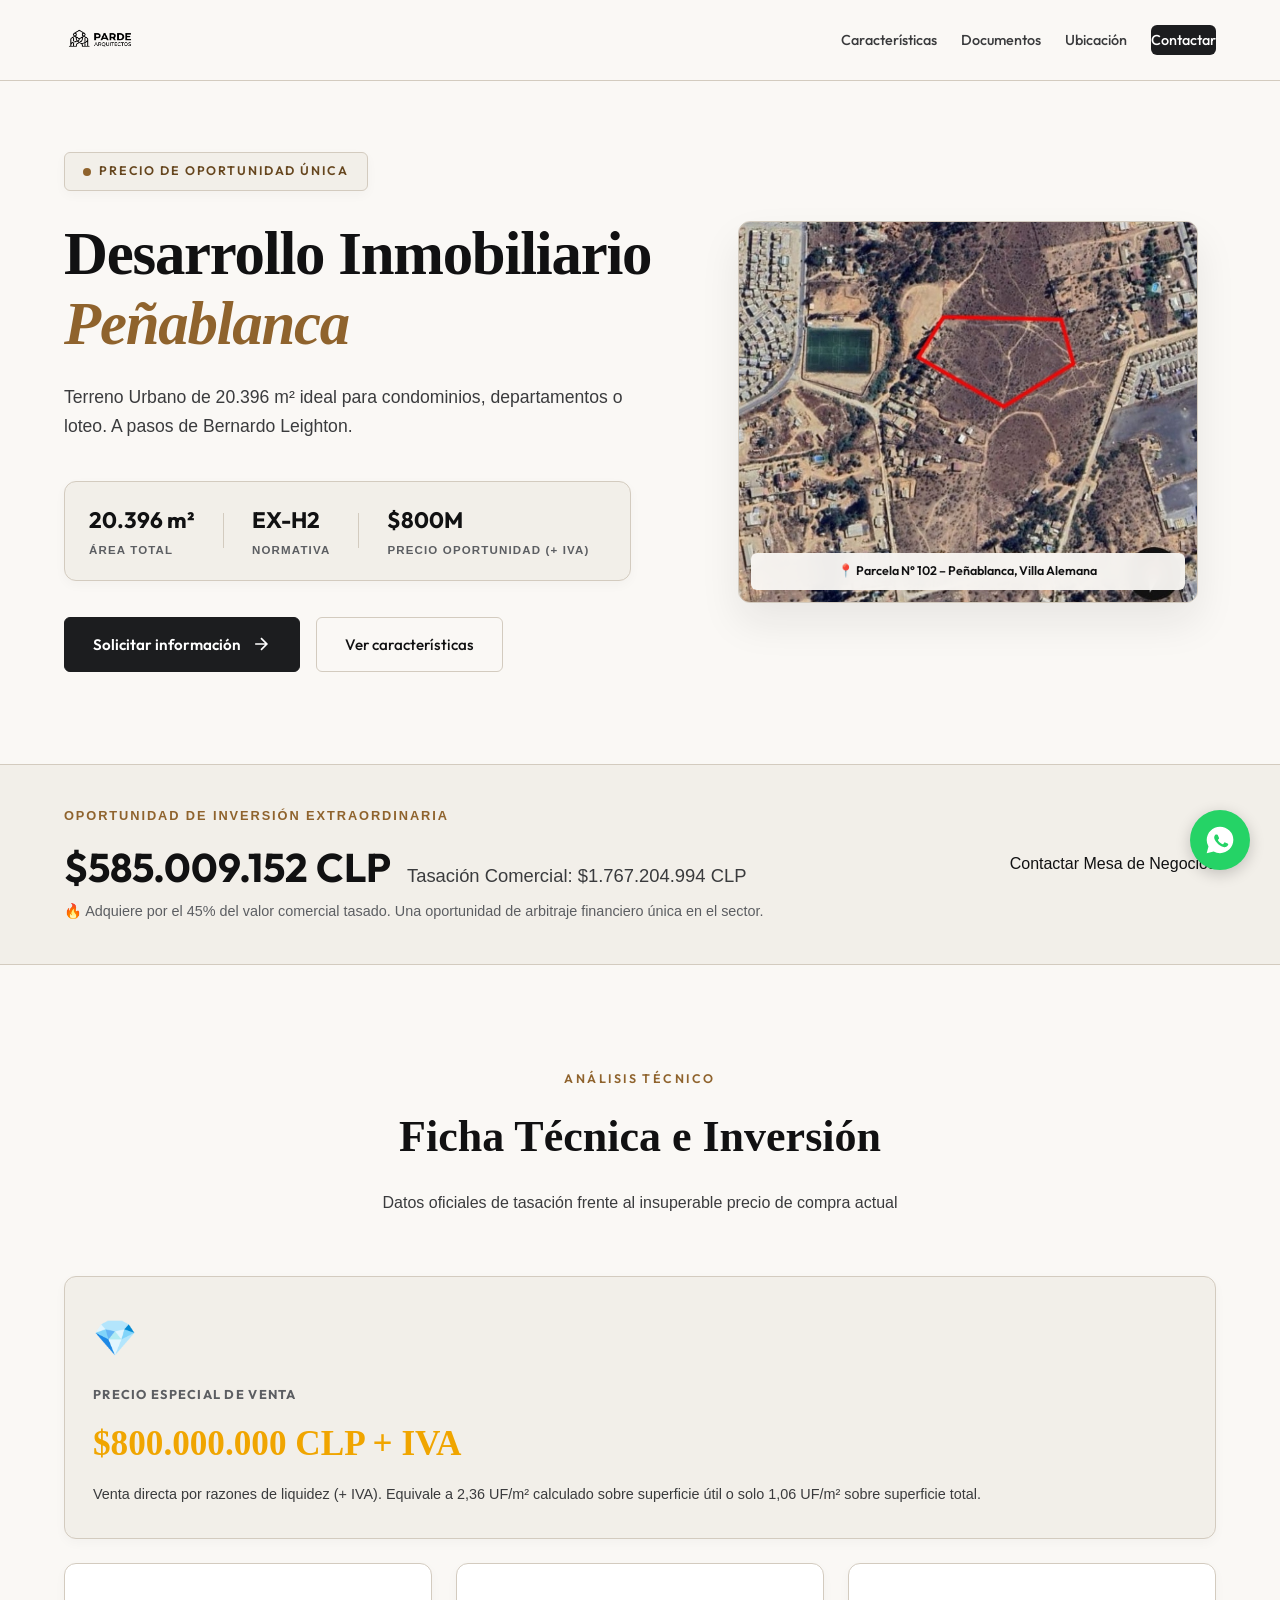
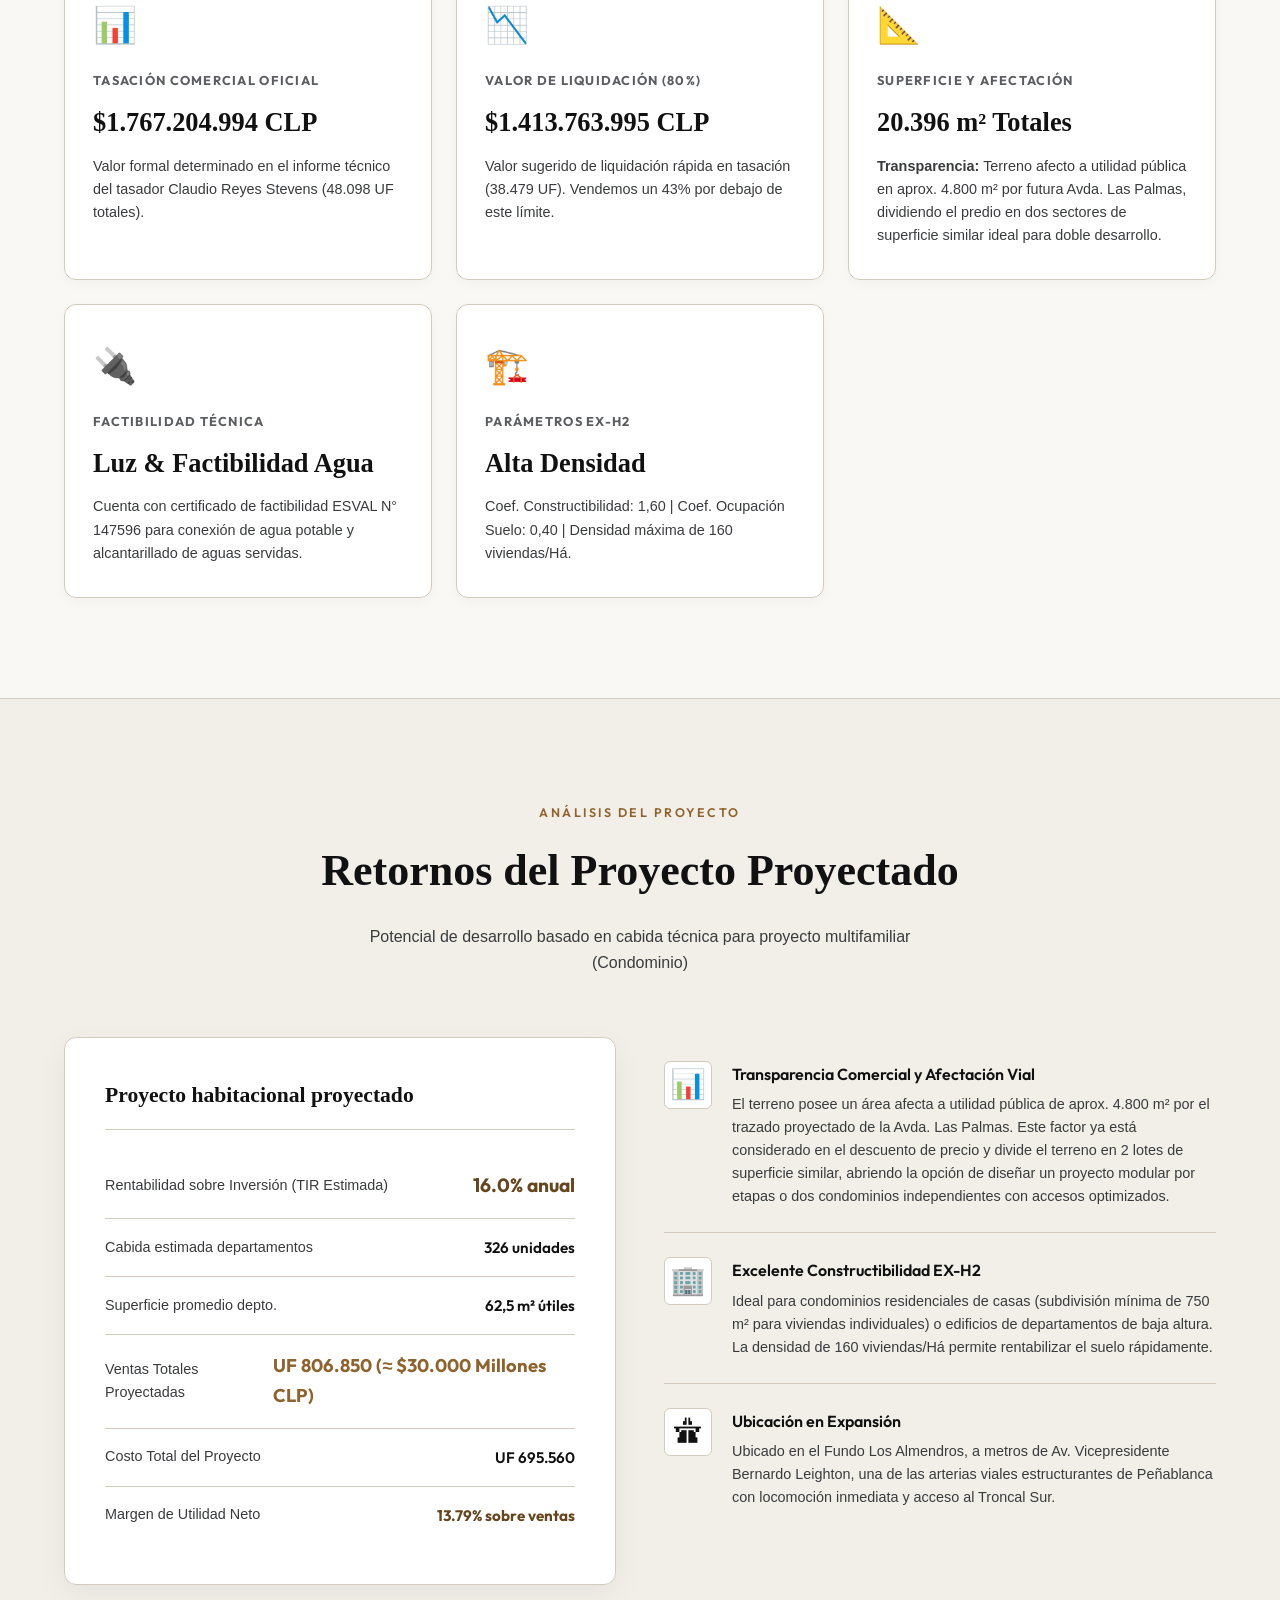
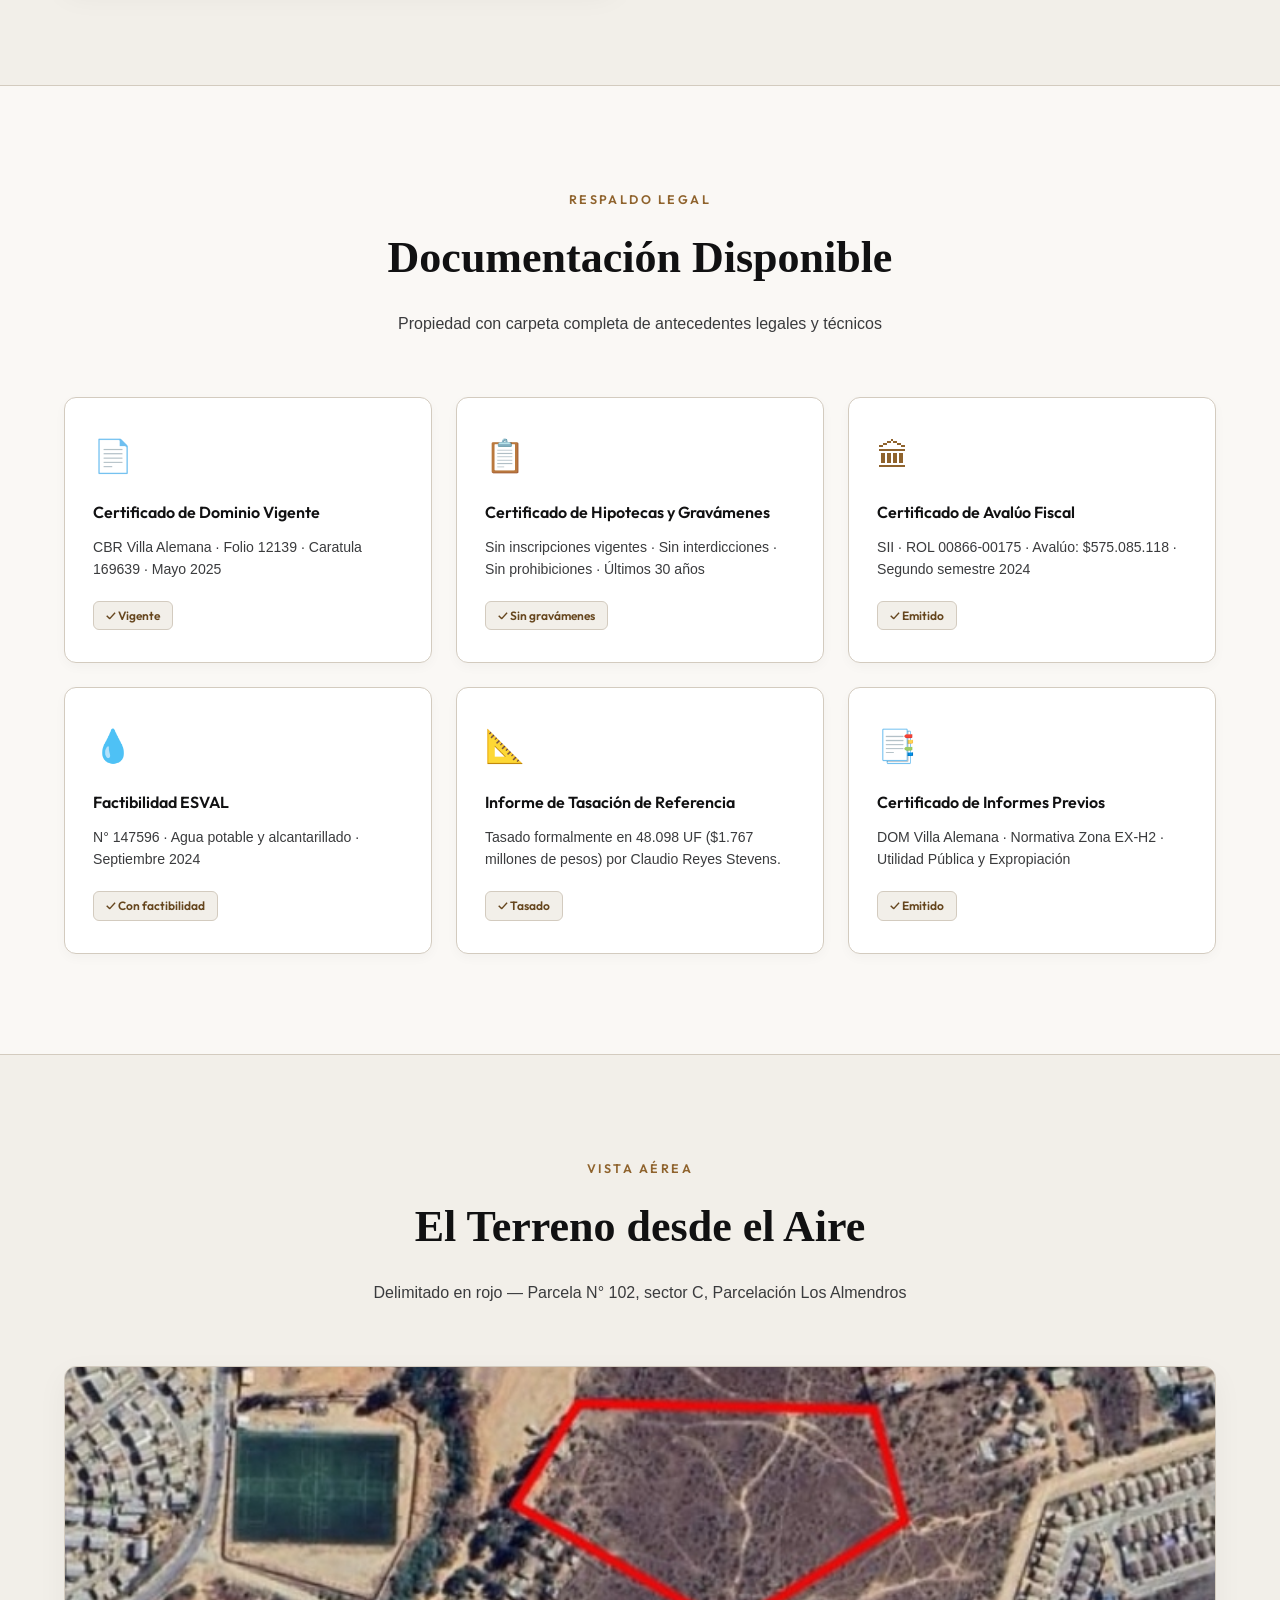
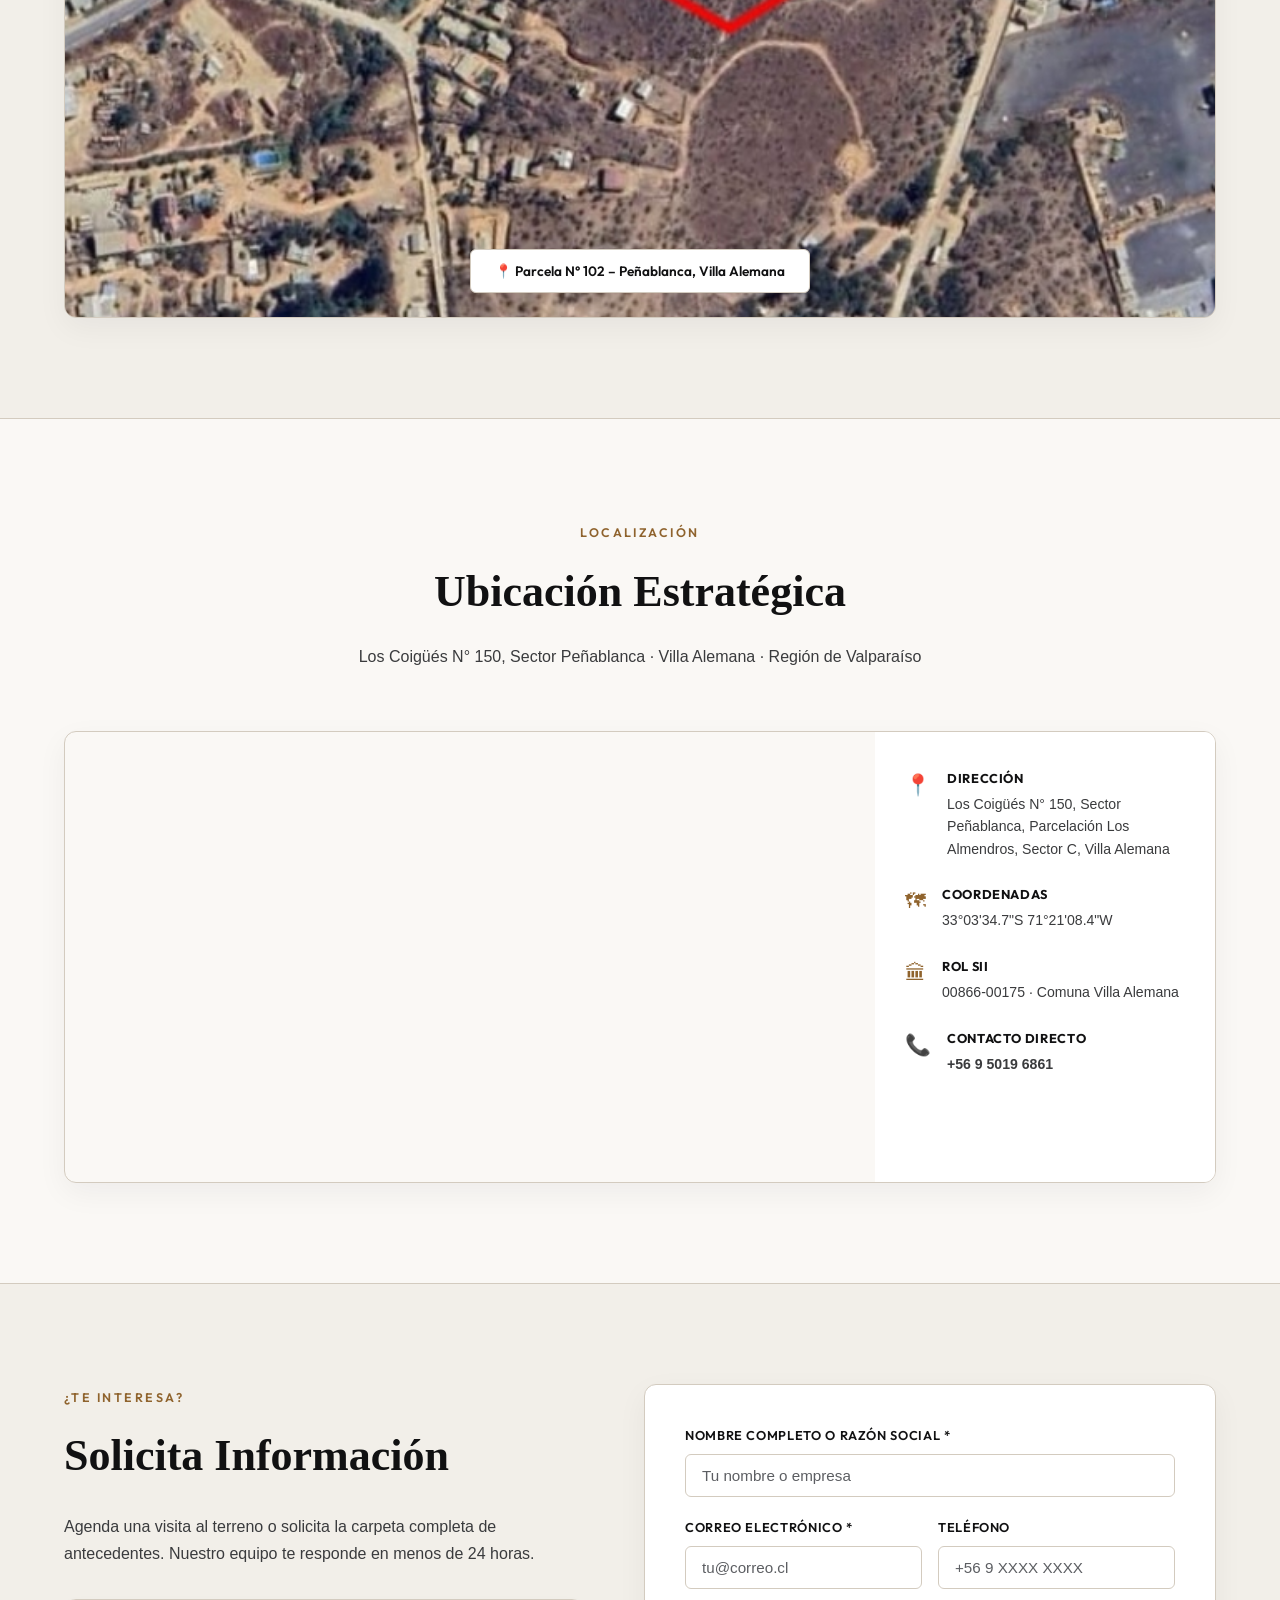
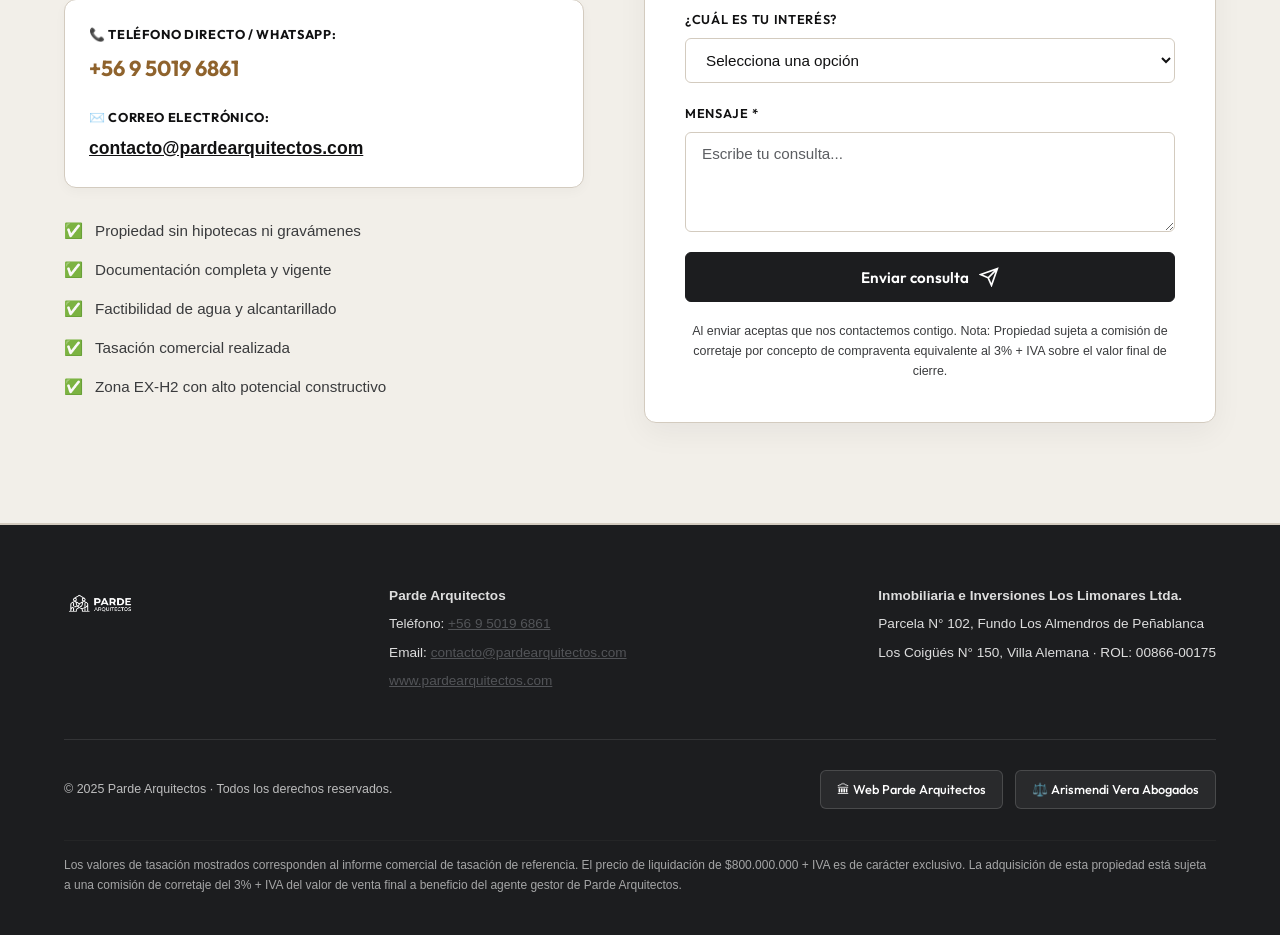
<file: index.html>
<!DOCTYPE html>
<html lang="es">
<head>
  <meta charset="UTF-8" />
  <meta name="viewport" content="width=device-width, initial-scale=1.0" />
  <title>Oportunidad Inversionistas | Terreno Urbano Peñablanca – $800.000.000 + IVA | Parde Arquitectos</title>
  <meta name="description" content="Oportunidad única para desarrolladores. Terreno de 20.396 m² en Peñablanca a $800.000.000 + IVA (Tasación comercial: $1.767M). Zona EX-H2 con factibilidad de agua y alcantarillado." />
  <meta name="keywords" content="terreno inversionista, terreno construccion, terreno villa alemana, terreno penablanca, parde arquitectos, inversion inmobiliaria chile" />
  <meta property="og:title" content="Oportunidad Inversionistas – Terreno Peñablanca" />
  <meta property="og:description" content="Tasado en $1.767 millones, se liquida en $800.000.000 + IVA. 20.396 m² listos para desarrollo inmobiliario." />
  <meta property="og:type" content="website" />
  <meta property="og:url" content="https://estudioroer.github.io/terreno-penablanca/" />
  <link rel="preconnect" href="https://fonts.googleapis.com" />
  <link rel="preconnect" href="https://fonts.gstatic.com" crossorigin />
  <link href="https://fonts.googleapis.com/css2?family=Outfit:wght@300;400;500;600;700;800;900&family=Inter:wght@300;400;500;600&display=swap" rel="stylesheet" />
  <link rel="stylesheet" href="style.css?v=1.1" />
  <!-- Formspree AJAX -->
  <script defer src="main.js"></script>
</head>
<body>

  <!-- ===== NAVBAR ===== -->
  <nav id="navbar" class="navbar">
    <div class="nav-container">
      <a href="#hero" class="nav-logo">
        <img src="img/logo_horizontal.png" alt="Parde Arquitectos" style="height: 40px; width: auto; display: block;" />
      </a>
      <ul class="nav-links">
        <li><a href="#caracteristicas">Características</a></li>
        <li><a href="#documentos">Documentos</a></li>
        <li><a href="#ubicacion">Ubicación</a></li>
        <li><a href="#contacto" class="btn-nav">Contactar</a></li>
      </ul>
      <button class="hamburger" id="hamburgerBtn" aria-label="Menú">
        <span></span><span></span><span></span>
      </button>
    </div>
  </nav>

  <!-- ===== HERO ===== -->
  <section id="hero" class="hero">
    <div class="container hero-container">
      <div class="hero-split-left">
        <div class="hero-badge">
          <span class="pulse-dot"></span>
          Precio de Oportunidad Única
        </div>
        <h1 class="hero-title">
          Desarrollo Inmobiliario<br />
          <span class="gradient-text">Peñablanca</span>
        </h1>
        <p class="hero-subtitle">
          Terreno Urbano de 20.396 m² ideal para condominios, departamentos o loteo. A pasos de Bernardo Leighton.
        </p>
        <div class="hero-stats">
          <div class="stat-card">
            <span class="stat-value">20.396 m²</span>
            <span class="stat-label">Área total</span>
          </div>
          <div class="stat-divider"></div>
          <div class="stat-card">
            <span class="stat-value">EX-H2</span>
            <span class="stat-label">Normativa</span>
          </div>
          <div class="stat-divider"></div>
          <div class="stat-card">
            <span class="stat-value">$800M</span>
            <span class="stat-label">Precio Oportunidad (+ IVA)</span>
          </div>
        </div>
        <div class="hero-actions">
          <a href="#contacto" id="ctaContactar" class="btn-primary">
            <span>Solicitar información</span>
            <svg width="20" height="20" viewBox="0 0 24 24" fill="none" stroke="currentColor" stroke-width="2"><path d="M5 12h14M12 5l7 7-7 7"/></svg>
          </a>
          <a href="#caracteristicas" id="ctaVerMas" class="btn-ghost">Ver características</a>
        </div>
      </div>
      <div class="hero-split-right">
        <div class="hero-image-frame">
          <img src="imagen_aerea_terreno.jpg" alt="Vista aérea del terreno en Peñablanca" class="hero-image-standalone" />
          <div class="hero-image-caption">📍 Parcela N° 102 – Peñablanca, Villa Alemana</div>
        </div>
      </div>
    </div>
  </section>

  <!-- ===== PRECIO DESTACADO ===== -->
  <section class="price-banner">
    <div class="container">
      <div class="price-inner">
        <div class="price-left">
          <p class="price-tag-label">OPORTUNIDAD DE INVERSIÓN EXTRAORDINARIA</p>
          <div class="price-main">
            <span class="price-uf">$800.000.000 CLP <span class="price-iva-badge">+ IVA</span></span>
            <span class="price-clp">Tasación Comercial: $1.767.204.994 CLP</span>
          </div>
          <p class="price-unit">
            🔥 Adquiere por el 45% del valor comercial tasado. Una oportunidad de arbitraje financiero única en el sector.
          </p>
        </div>
        <div class="price-right">
          <a href="#contacto" class="btn-price-banner">Contactar Mesa de Negocios</a>
        </div>
      </div>
    </div>
  </section>

  <!-- ===== CARACTERÍSTICAS ===== -->
  <section id="caracteristicas" class="section caracteristicas">
    <div class="container">
      <div class="section-header">
        <span class="section-tag">Análisis Técnico</span>
        <h2 class="section-title">Ficha Técnica e Inversión</h2>
        <p class="section-subtitle">Datos oficiales de tasación frente al insuperable precio de compra actual</p>
      </div>

      <div class="features-grid">
        <div class="feature-card primary-card">
          <div class="feature-icon">💎</div>
          <h3>Precio Especial de Venta</h3>
          <p class="feature-value" style="color: #f0a500;">$800.000.000 CLP + IVA</p>
          <p class="feature-detail">Venta directa por razones de liquidez (+ IVA). Equivale a 2,36 UF/m² calculado sobre superficie útil o solo 1,06 UF/m² sobre superficie total.</p>
        </div>
        <div class="feature-card">
          <div class="feature-icon">📊</div>
          <h3>Tasación Comercial Oficial</h3>
          <p class="feature-value">$1.767.204.994 CLP</p>
          <p class="feature-detail">Valor formal determinado en el informe técnico del tasador Claudio Reyes Stevens (48.098 UF totales).</p>
        </div>
        <div class="feature-card">
          <div class="feature-icon">📉</div>
          <h3>Valor de Liquidación (80%)</h3>
          <p class="feature-value">$1.413.763.995 CLP</p>
          <p class="feature-detail">Valor sugerido de liquidación rápida en tasación (38.479 UF). Vendemos un 43% por debajo de este límite.</p>
        </div>
        <div class="feature-card">
          <div class="feature-icon">📐</div>
          <h3>Superficie y Afectación</h3>
          <p class="feature-value">20.396 m² Totales</p>
          <p class="feature-detail"><strong>Transparencia:</strong> Terreno afecto a utilidad pública en aprox. 4.800 m² por futura Avda. Las Palmas, dividiendo el predio en dos sectores de superficie similar ideal para doble desarrollo.</p>
        </div>
        <div class="feature-card">
          <div class="feature-icon">🔌</div>
          <h3>Factibilidad Técnica</h3>
          <p class="feature-value">Luz & Factibilidad Agua</p>
          <p class="feature-detail">Cuenta con certificado de factibilidad ESVAL N° 147596 para conexión de agua potable y alcantarillado de aguas servidas.</p>
        </div>
        <div class="feature-card">
          <div class="feature-icon">🏗️</div>
          <h3>Parámetros EX-H2</h3>
          <p class="feature-value">Alta Densidad</p>
          <p class="feature-detail">Coef. Constructibilidad: 1,60 | Coef. Ocupación Suelo: 0,40 | Densidad máxima de 160 viviendas/Há.</p>
        </div>
      </div>
    </div>
  </section>

  <!-- ===== POTENCIAL INMOBILIARIO ===== -->
  <section id="potencial" class="section potencial">
    <div class="container">
      <div class="section-header">
        <span class="section-tag">Análisis del Proyecto</span>
        <h2 class="section-title">Retornos del Proyecto Proyectado</h2>
        <p class="section-subtitle">Potencial de desarrollo basado en cabida técnica para proyecto multifamiliar (Condominio)</p>
      </div>

      <div class="potencial-layout">
        <div class="potencial-left">
          <div class="project-card">
            <h3 class="project-card-title">Proyecto habitacional proyectado</h3>
            <div class="project-stats">
              <div class="proj-stat">
                <span class="proj-label">Rentabilidad sobre Inversión (TIR Estimada)</span>
                <span class="proj-val green" style="font-size: 1.2rem;">16.0% anual</span>
              </div>
              <div class="proj-stat">
                <span class="proj-label">Cabida estimada departamentos</span>
                <span class="proj-val">326 unidades</span>
              </div>
              <div class="proj-stat">
                <span class="proj-label">Superficie promedio depto.</span>
                <span class="proj-val">62,5 m² útiles</span>
              </div>
              <div class="proj-stat">
                <span class="proj-label">Ventas Totales Proyectadas</span>
                <span class="proj-val highlight">UF 806.850 (≈ $30.000 Millones CLP)</span>
              </div>
              <div class="proj-stat">
                <span class="proj-label">Costo Total del Proyecto</span>
                <span class="proj-val">UF 695.560</span>
              </div>
              <div class="proj-stat">
                <span class="proj-label">Margen de Utilidad Neto</span>
                <span class="proj-val green">13.79% sobre ventas</span>
              </div>
            </div>
          </div>
        </div>
        <div class="potencial-right">
          <div class="acc-item">
            <div class="acc-icon">📊</div>
            <div>
              <h4>Transparencia Comercial y Afectación Vial</h4>
              <p>El terreno posee un área afecta a utilidad pública de aprox. 4.800 m² por el trazado proyectado de la Avda. Las Palmas. Este factor ya está considerado en el descuento de precio y divide el terreno en 2 lotes de superficie similar, abriendo la opción de diseñar un proyecto modular por etapas o dos condominios independientes con accesos optimizados.</p>
            </div>
          </div>
          <div class="acc-item">
            <div class="acc-icon">🏢</div>
            <div>
              <h4>Excelente Constructibilidad EX-H2</h4>
              <p>Ideal para condominios residenciales de casas (subdivisión mínima de 750 m² para viviendas individuales) o edificios de departamentos de baja altura. La densidad de 160 viviendas/Há permite rentabilizar el suelo rápidamente.</p>
            </div>
          </div>
          <div class="acc-item">
            <div class="acc-icon">🛣</div>
            <div>
              <h4>Ubicación en Expansión</h4>
              <p>Ubicado en el Fundo Los Almendros, a metros de Av. Vicepresidente Bernardo Leighton, una de las arterias viales estructurantes de Peñablanca con locomoción inmediata y acceso al Troncal Sur.</p>
            </div>
          </div>
        </div>
      </div>
    </div>
  </section>

  <!-- ===== DOCUMENTOS ===== -->
  <section id="documentos" class="section documentos">
    <div class="container">
      <div class="section-header">
        <span class="section-tag">Respaldo legal</span>
        <h2 class="section-title">Documentación Disponible</h2>
        <p class="section-subtitle">Propiedad con carpeta completa de antecedentes legales y técnicos</p>
      </div>
      <div class="docs-grid">
        <div class="doc-card">
          <div class="doc-icon">📄</div>
          <h4>Certificado de Dominio Vigente</h4>
          <p>CBR Villa Alemana · Folio 12139 · Caratula 169639 · Mayo 2025</p>
          <span class="doc-badge ok">✓ Vigente</span>
        </div>
        <div class="doc-card">
          <div class="doc-icon">📋</div>
          <h4>Certificado de Hipotecas y Gravámenes</h4>
          <p>Sin inscripciones vigentes · Sin interdicciones · Sin prohibiciones · Últimos 30 años</p>
          <span class="doc-badge ok">✓ Sin gravámenes</span>
        </div>
        <div class="doc-card">
          <div class="doc-icon">🏛</div>
          <h4>Certificado de Avalúo Fiscal</h4>
          <p>SII · ROL 00866-00175 · Avalúo: $575.085.118 · Segundo semestre 2024</p>
          <span class="doc-badge ok">✓ Emitido</span>
        </div>
        <div class="doc-card">
          <div class="doc-icon">💧</div>
          <h4>Factibilidad ESVAL</h4>
          <p>N° 147596 · Agua potable y alcantarillado · Septiembre 2024</p>
          <span class="doc-badge ok">✓ Con factibilidad</span>
        </div>
        <div class="doc-card">
          <div class="doc-icon">📐</div>
          <h4>Informe de Tasación de Referencia</h4>
          <p>Tasado formalmente en 48.098 UF ($1.767 millones de pesos) por Claudio Reyes Stevens.</p>
          <span class="doc-badge ok">✓ Tasado</span>
        </div>
        <div class="doc-card">
          <div class="doc-icon">📑</div>
          <h4>Certificado de Informes Previos</h4>
          <p>DOM Villa Alemana · Normativa Zona EX-H2 · Utilidad Pública y Expropiación</p>
          <span class="doc-badge ok">✓ Emitido</span>
        </div>
      </div>
    </div>
  </section>

  <!-- ===== IMAGEN AÉREA ===== -->
  <section class="section galeria">
    <div class="container">
      <div class="section-header">
        <span class="section-tag">Vista aérea</span>
        <h2 class="section-title">El Terreno desde el Aire</h2>
        <p class="section-subtitle">Delimitado en rojo — Parcela N° 102, sector C, Parcelación Los Almendros</p>
      </div>
      <div class="aerial-frame">
        <img src="imagen_aerea_terreno.jpg" alt="Vista aérea del terreno en Peñablanca, Villa Alemana – Parcela 102 delimitada en rojo" class="aerial-img" loading="lazy" />
        <div class="aerial-tag">
          <span>📍 Parcela N° 102 – Peñablanca, Villa Alemana</span>
        </div>
      </div>
    </div>
  </section>

  <!-- ===== UBICACIÓN ===== -->
  <section id="ubicacion" class="section ubicacion">
    <div class="container">
      <div class="section-header">
        <span class="section-tag">Localización</span>
        <h2 class="section-title">Ubicación Estratégica</h2>
        <p class="section-subtitle">Los Coigüés N° 150, Sector Peñablanca · Villa Alemana · Región de Valparaíso</p>
      </div>
      <div class="map-wrapper">
        <iframe
          id="mapa-terreno"
          title="Mapa de ubicación del terreno en Peñablanca, Villa Alemana"
          src="https://www.google.com/maps/embed?pb=!1m18!1m12!1m3!1d3322.1234!2d-71.351780!3d-33.059380!2m3!1f0!2f0!3f0!3m2!1i1024!2i768!4f13.1!3m3!1m2!1s0x9689e24e1b2f7b9b%3A0x0!2zMzPCsDAzJzM0LjciUyA3McKwMjEnMDguNCJX!5e1!3m2!1ses!2scl!4v1690000000000!5m2!1ses!2scl"
          allowfullscreen
          loading="lazy"
          referrerpolicy="no-referrer-when-downgrade">
        </iframe>
        <div class="map-info">
          <div class="map-info-item">
            <span class="map-icon">📍</span>
            <div>
              <strong>Dirección</strong>
              <p>Los Coigüés N° 150, Sector Peñablanca, Parcelación Los Almendros, Sector C, Villa Alemana</p>
            </div>
          </div>
          <div class="map-info-item">
            <span class="map-icon">🗺</span>
            <div>
              <strong>Coordenadas</strong>
              <p>33°03'34.7"S 71°21'08.4"W</p>
            </div>
          </div>
          <div class="map-info-item">
            <span class="map-icon">🏛</span>
            <div>
              <strong>ROL SII</strong>
              <p>00866-00175 · Comuna Villa Alemana</p>
            </div>
          </div>
          <div class="map-info-item">
            <span class="map-icon">📞</span>
            <div>
              <strong>Contacto Directo</strong>
              <p><a href="tel:+56950196861" style="color: var(--text); font-weight: 600;">+56 9 5019 6861</a></p>
            </div>
          </div>
        </div>
      </div>
    </div>
  </section>

  <!-- ===== CONTACTO ===== -->
  <section id="contacto" class="section contacto">
    <div class="container">
      <div class="contacto-layout">
        <div class="contacto-left">
          <span class="section-tag">¿Te interesa?</span>
          <h2 class="section-title">Solicita Información</h2>
          <p class="contacto-desc">Agenda una visita al terreno o solicita la carpeta completa de antecedentes. Nuestro equipo te responde en menos de 24 horas.</p>
          
          <div class="contacto-directo-caja" style="background: var(--bg-card); border: 1px solid var(--border-color); padding: 24px; border-radius: var(--radius); margin-bottom: 30px; box-shadow: var(--shadow-sm);">
            <p style="margin-bottom: 6px; font-family: var(--font-display); font-weight: 700; color: var(--text-primary); text-transform: uppercase; font-size: 0.8rem; letter-spacing: 0.05em;">📞 Teléfono directo / WhatsApp:</p>
            <p style="font-size: 1.35rem; font-weight: 700; color: var(--primary); margin-bottom: 20px; font-family: var(--font-display);">
              <a href="https://wa.me/56950196861?text=Hola,%20estoy%20interesado%20en%20el%20terreno%20de%20Pe%C3%B1ablanca." target="_blank" rel="noopener" style="color: var(--primary); text-decoration: none;">+56 9 5019 6861</a>
            </p>
            <p style="margin-bottom: 6px; font-family: var(--font-display); font-weight: 700; color: var(--text-primary); text-transform: uppercase; font-size: 0.8rem; letter-spacing: 0.05em;">✉️ Correo electrónico:</p>
            <p style="font-size: 1.1rem; font-weight: 600; color: var(--text-primary);">
              <a href="mailto:contacto@pardearquitectos.com" style="color: var(--text-primary); text-decoration: underline;">contacto@pardearquitectos.com</a>
            </p>
          </div>

          <div class="contacto-highlights">
            <div class="ch-item">
              <span>✅</span>
              <span>Propiedad sin hipotecas ni gravámenes</span>
            </div>
            <div class="ch-item">
              <span>✅</span>
              <span>Documentación completa y vigente</span>
            </div>
            <div class="ch-item">
              <span>✅</span>
              <span>Factibilidad de agua y alcantarillado</span>
            </div>
            <div class="ch-item">
              <span>✅</span>
              <span>Tasación comercial realizada</span>
            </div>
            <div class="ch-item">
              <span>✅</span>
              <span>Zona EX-H2 con alto potencial constructivo</span>
            </div>
          </div>
        </div>
        <div class="contacto-right">
          <!-- Web3Forms AJAX Integration -->
          <form id="contactoForm" class="contact-form" novalidate>
            <input type="hidden" name="access_key" value="a1d17960-c8a2-4534-8fd3-6220339ea1d2" />
            <input type="hidden" name="subject" value="Nueva consulta – Terreno Peñablanca Los Coigüés 150" />
            <input type="hidden" name="from_name" value="Parde Arquitectos Landing" />
            
            <div class="form-group">
              <label for="nombre">Nombre completo o Razón Social *</label>
              <input type="text" id="nombre" name="name" placeholder="Tu nombre o empresa" required />
            </div>
            
            <div class="form-row">
              <div class="form-group">
                <label for="email">Correo electrónico *</label>
                <input type="email" id="email" name="email" placeholder="tu@correo.cl" required />
              </div>
              <div class="form-group">
                <label for="telefono">Teléfono</label>
                <input type="tel" id="telefono" name="phone" placeholder="+56 9 XXXX XXXX" />
              </div>
            </div>
            
            <div class="form-group">
              <label for="interes">¿Cuál es tu interés?</label>
              <select id="interes" name="interest">
                <option value="General">Selecciona una opción</option>
                <option value="Compra del terreno">Compra del terreno</option>
                <option value="Agendar visita">Agendar visita</option>
                <option value="Solicitar carpeta de antecedentes">Solicitar carpeta de antecedentes</option>
                <option value="Consulta financiamiento">Consulta financiamiento</option>
                <option value="Otro">Otro</option>
              </select>
            </div>
            
            <div class="form-group">
              <label for="mensaje">Mensaje *</label>
              <textarea id="mensaje" name="message" rows="4" placeholder="Escribe tu consulta..." required></textarea>
            </div>
            <button type="submit" id="btnEnviar" class="btn-primary btn-full">
              <span>Enviar consulta</span>
              <svg width="20" height="20" viewBox="0 0 24 24" fill="none" stroke="currentColor" stroke-width="2"><path d="M22 2L11 13M22 2l-7 20-4-9-9-4 20-7z"/></svg>
            </button>
            <p class="form-disclaimer">Al enviar aceptas que nos contactemos contigo. Nota: Propiedad sujeta a comisión de corretaje por concepto de compraventa equivalente al 3% + IVA sobre el valor final de cierre.</p>
          </form>
          <div id="formSuccess" class="form-success hidden">
            <div class="success-icon">✅</div>
            <h3>¡Mensaje enviado!</h3>
            <p>Gracias por tu interés. Te contactaremos dentro de las próximas 24 horas hábiles.</p>
          </div>
        </div>
      </div>
    </div>
  </section>

  <!-- ===== FOOTER ===== -->
  <footer class="footer">
    <div class="container">
      <div class="footer-top">
        <div class="footer-brand">
          <img src="img/logo_horizontal_white.png" alt="Parde Arquitectos" style="height: 40px; width: auto; display: block;" />
        </div>
        <div class="footer-info">
          <p><strong>Parde Arquitectos</strong></p>
          <p>Teléfono: <a href="tel:+56950196861" style="color:var(--text-muted);text-decoration:underline">+56 9 5019 6861</a></p>
          <p>Email: <a href="mailto:contacto@pardearquitectos.com" style="color:var(--text-muted);text-decoration:underline">contacto@pardearquitectos.com</a></p>
          <p><a href="https://www.pardearquitectos.com" target="_blank" rel="noopener" style="color:var(--text-muted);text-decoration:underline">www.pardearquitectos.com</a></p>
        </div>
        <div class="footer-prop">
          <p><strong>Inmobiliaria e Inversiones Los Limonares Ltda.</strong></p>
          <p>Parcela N° 102, Fundo Los Almendros de Peñablanca</p>
          <p>Los Coigüés N° 150, Villa Alemana · ROL: 00866-00175</p>
        </div>
      </div>
      <div class="footer-bottom">
        <p>&copy; 2025 Parde Arquitectos · Todos los derechos reservados.</p>
        <div class="footer-links-caja">
          <a href="https://www.pardearquitectos.com" target="_blank" rel="noopener" class="btn-footer-link">🏛 Web Parde Arquitectos</a>
          <a href="https://estudioroer.github.io/legal/" target="_blank" rel="noopener" class="btn-footer-link">⚖️ Arismendi Vera Abogados</a>
        </div>
        <p style="font-size: 0.75rem; opacity: 0.6; width: 100%; margin-top: 15px; border-top: 1px solid rgba(255,255,255,0.06); padding-top: 15px;">
          Los valores de tasación mostrados corresponden al informe comercial de tasación de referencia. El precio de liquidación de $800.000.000 + IVA es de carácter exclusivo. La adquisición de esta propiedad está sujeta a una comisión de corretaje del 3% + IVA del valor de venta final a beneficio del agente gestor de Parde Arquitectos.
        </p>
      </div>
    </div>
  </footer>

  <!-- ===== BOTÓN FLOTANTE DE WHATSAPP ===== -->
  <a href="https://wa.me/56950196861?text=Hola,%20estoy%20interesado%20en%20el%20terreno%20de%20Pe%C3%B1ablanca." class="whatsapp-float" target="_blank" rel="noopener" aria-label="Escríbenos por WhatsApp">
    <svg viewBox="0 0 24 24" width="32" height="32" fill="currentColor">
      <path d="M12.012 2c-5.506 0-9.989 4.478-9.99 9.984a9.96 9.96 0 0 0 1.333 4.982L2 22l5.233-1.371a9.936 9.936 0 0 0 4.779 1.218h.004c5.506 0 9.99-4.478 9.99-9.985A9.988 9.988 0 0 0 12.012 2zm5.795 13.916c-.253.708-1.248 1.31-1.724 1.393-.476.084-1.071.12-3.076-.71-2.562-1.06-4.215-3.66-4.342-3.83-.127-.17-1.018-1.347-1.018-2.57 0-1.222.634-1.823.887-2.077.254-.254.555-.317.74-.317.185 0 .37.002.53.01.17.007.4.064.613.568.223.53.762 1.854.825 1.983.064.127.106.275.02.444-.084.17-.127.275-.254.423-.127.15-.268.334-.38.45-.127.127-.26.265-.112.52.148.254.66 1.08 1.417 1.753.978.87 1.798 1.14 2.053 1.267.254.127.4-.106.55-.275.148-.17.635-.74.804-1 .17-.253.338-.21.57-.127.234.085 1.482.698 1.736.825.254.127.423.19.486.3.064.106.064.614-.19 1.322z"/>
    </svg>
  </a>

</body>
</html>
</file>
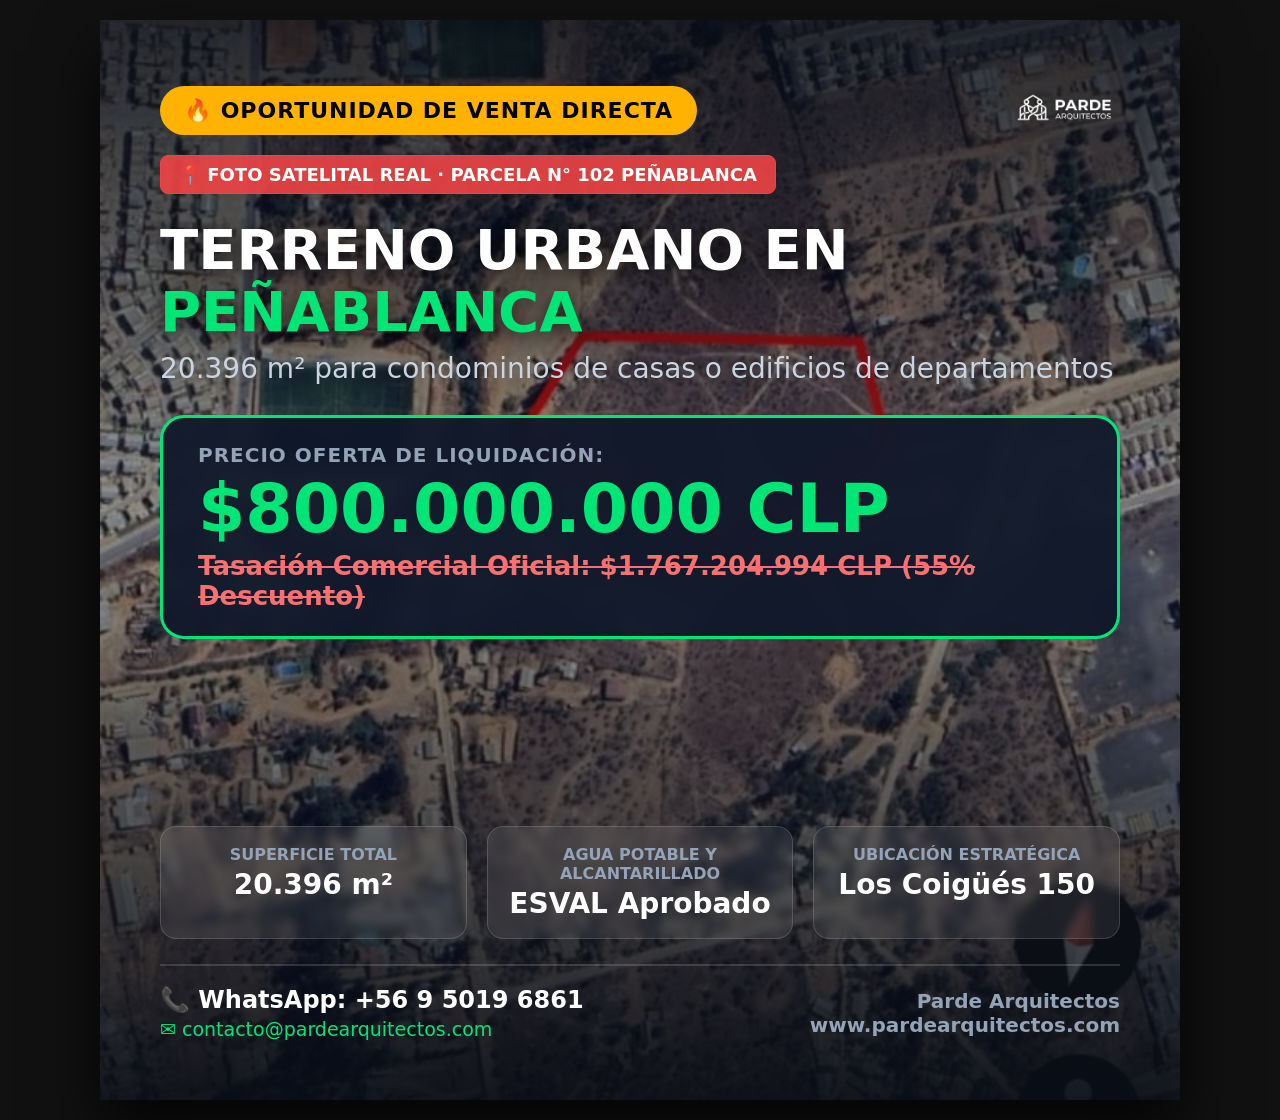
<file: material_grafico/afiche_1x1_espanol.html>
<!DOCTYPE html>
<html lang="es">
<head>
  <meta charset="UTF-8">
  <title>Afiche Satelital 1:1 Feed - Terreno Peñablanca</title>
  <style>
    * { box-sizing: border-box; margin: 0; padding: 0; font-family: 'Montserrat', 'Inter', system-ui, sans-serif; }
    body { display: flex; justify-content: center; align-items: center; background: #111; min-height: 100vh; padding: 20px; }
    .banner {
      width: 1080px; height: 1080px;
      position: relative;
      background: #090d16 url('../imagen_aerea_terreno.jpg') center/cover no-repeat;
      display: flex; flex-direction: column; justify-content: space-between;
      padding: 60px; color: #fff; box-shadow: 0 30px 60px rgba(0,0,0,0.8);
      overflow: hidden;
    }
    .overlay {
      position: absolute; inset: 0;
      background: linear-gradient(180deg, rgba(9,13,22,0.85) 0%, rgba(9,13,22,0.3) 45%, rgba(9,13,22,0.95) 100%);
      z-index: 1;
    }
    .header, .body-content, .footer { position: relative; z-index: 2; }
    .top-bar { display: flex; justify-content: space-between; align-items: center; }
    .badge {
      background: #ffb300; color: #000; font-size: 22px; font-weight: 900;
      padding: 12px 24px; border-radius: 50px; text-transform: uppercase; letter-spacing: 1px;
    }
    .satellite-badge {
      background: rgba(239, 68, 68, 0.9); color: #fff; font-size: 18px; font-weight: 800;
      padding: 8px 18px; border-radius: 8px; margin-top: 15px; display: inline-block;
      border: 1px solid #ef4444; text-transform: uppercase;
    }
    .logo { height: 60px; filter: drop-shadow(0 4px 10px rgba(0,0,0,0.5)); }
    .main-title { font-size: 56px; font-weight: 900; line-height: 1.1; margin-top: 25px; text-transform: uppercase; text-shadow: 0 4px 20px rgba(0,0,0,0.8); }
    .green-text { color: #00e676; }
    .sub-title { font-size: 28px; color: #cbd5e1; margin-top: 10px; font-weight: 500; }
    .price-card {
      background: rgba(15, 23, 42, 0.92); border: 3px solid #00e676;
      border-radius: 24px; padding: 25px 35px; margin-top: 30px;
      display: inline-block; backdrop-filter: blur(10px);
    }
    .price-label { font-size: 20px; color: #94a3b8; text-transform: uppercase; font-weight: 700; letter-spacing: 1px; }
    .price-main { font-size: 68px; font-weight: 900; color: #00e676; line-height: 1; margin: 8px 0; }
    .price-strike { font-size: 26px; color: #f87171; text-decoration: line-through; font-weight: 700; }
    .specs-grid { display: grid; grid-template-columns: repeat(3, 1fr); gap: 20px; margin-top: auto; }
    .spec-box {
      background: rgba(255,255,255,0.08); border: 1px solid rgba(255,255,255,0.15);
      border-radius: 16px; padding: 18px; text-align: center; backdrop-filter: blur(5px);
    }
    .spec-title { font-size: 16px; color: #94a3b8; text-transform: uppercase; font-weight: 700; }
    .spec-value { font-size: 28px; font-weight: 800; color: #fff; margin-top: 4px; }
    .footer-bar {
      display: flex; justify-content: space-between; align-items: center;
      border-top: 2px solid rgba(255,255,255,0.15); padding-top: 20px; margin-top: 25px;
    }
    .contact-info { font-size: 24px; font-weight: 700; color: #fff; }
    .contact-sub { font-size: 19px; color: #00e676; margin-top: 4px; }
  </style>
</head>
<body>
  <div class="banner">
    <div class="overlay"></div>
    
    <div class="header">
      <div class="top-bar">
        <span class="badge">🔥 Oportunidad de Venta Directa</span>
        <img src="../img/logo_horizontal_white.png" alt="Parde Arquitectos" class="logo">
      </div>
      <div>
        <span class="satellite-badge">📍 Foto Satelital Real · Parcela N° 102 Peñablanca</span>
      </div>
      <h1 class="main-title">Terreno Urbano en <span class="green-text">Peñablanca</span></h1>
      <p class="sub-title">20.396 m² para condominios de casas o edificios de departamentos</p>
      
      <div class="price-card">
        <div class="price-label">Precio Oferta de Liquidación:</div>
        <div class="price-main">$800.000.000 CLP</div>
        <div class="price-strike">Tasación Comercial Oficial: $1.767.204.994 CLP (55% Descuento)</div>
      </div>
    </div>

    <div class="footer">
      <div class="specs-grid">
        <div class="spec-box">
          <div class="spec-title">Superficie Total</div>
          <div class="spec-value">20.396 m²</div>
        </div>
        <div class="spec-box">
          <div class="spec-title">Agua Potable y Alcantarillado</div>
          <div class="spec-value">ESVAL Aprobado</div>
        </div>
        <div class="spec-box">
          <div class="spec-title">Ubicación Estratégica</div>
          <div class="spec-value">Los Coigüés 150</div>
        </div>
      </div>

      <div class="footer-bar">
        <div>
          <div class="contact-info">📞 WhatsApp: +56 9 5019 6861</div>
          <div class="contact-sub">✉️ contacto@pardearquitectos.com</div>
        </div>
        <div style="text-align: right; font-size: 20px; color: #94a3b8; font-weight: 600;">
          Parde Arquitectos<br>www.pardearquitectos.com
        </div>
      </div>
    </div>
  </div>
</body>
</html>
</file>
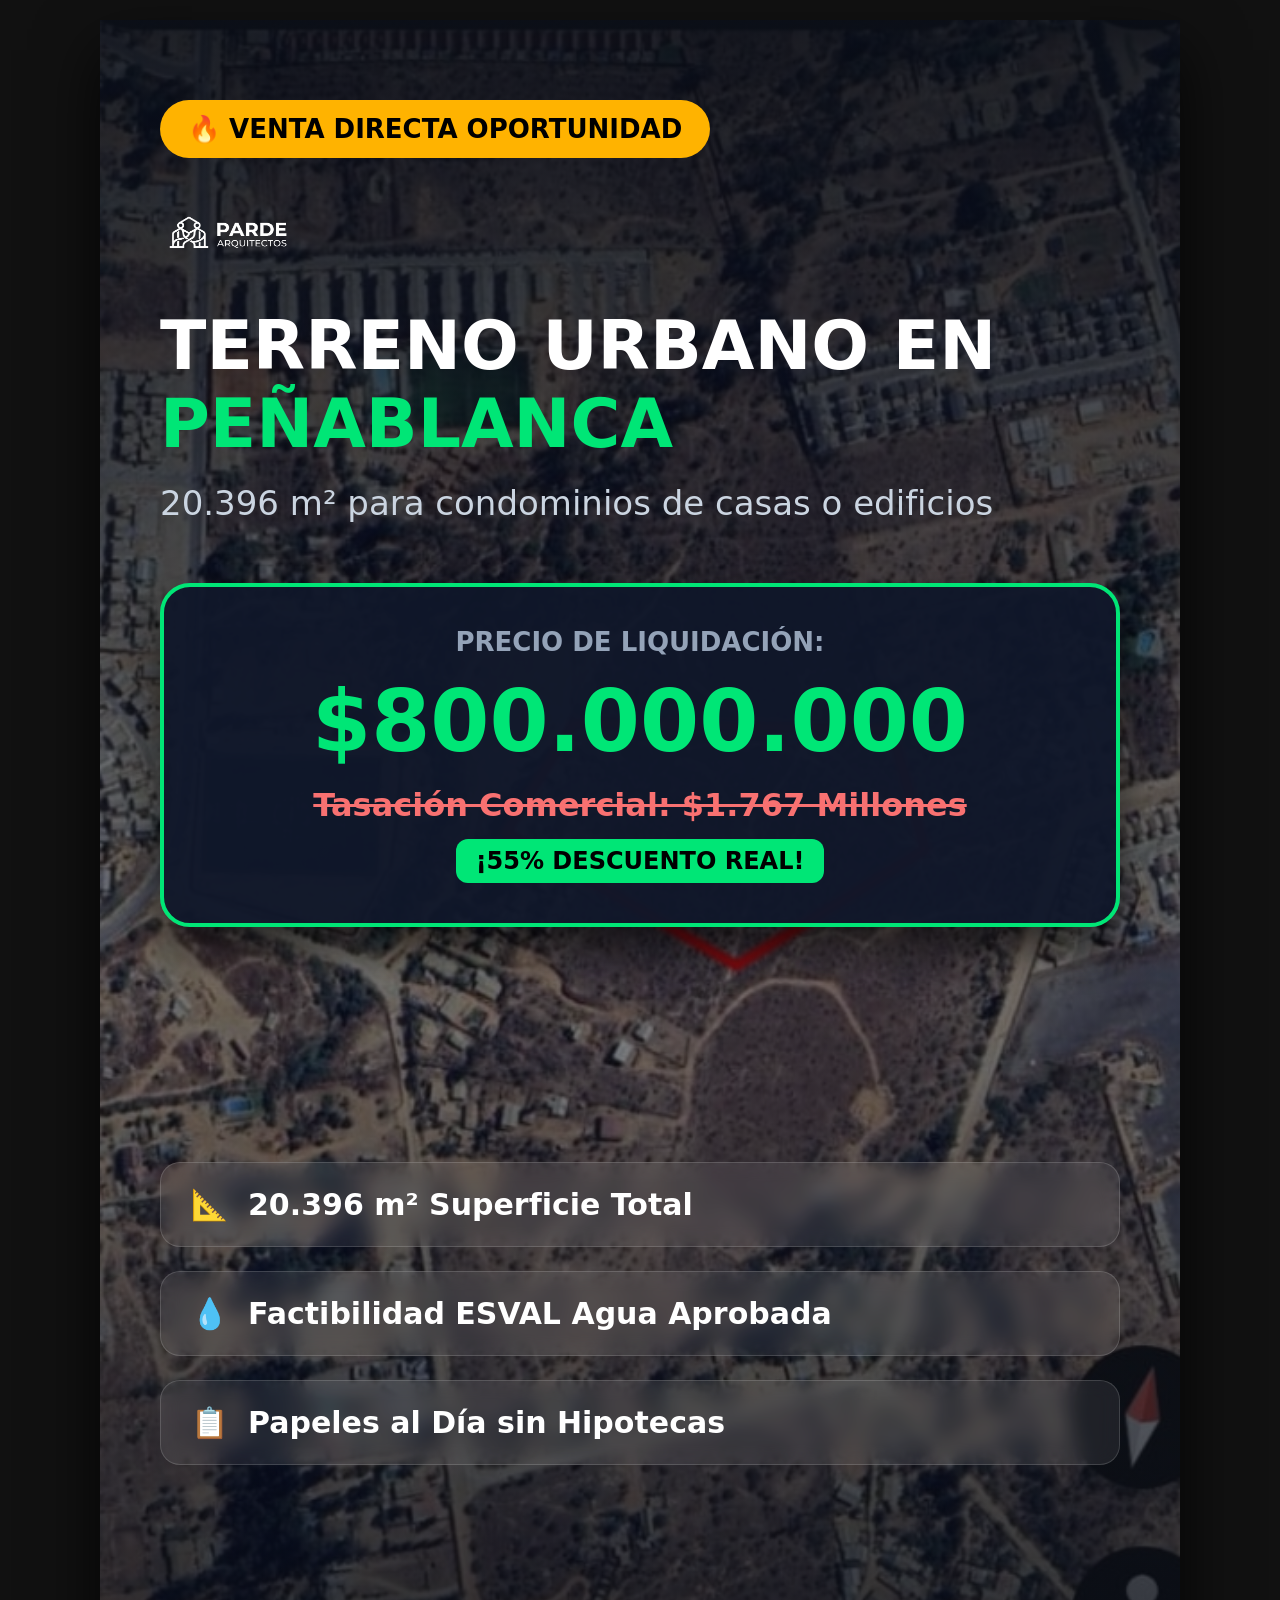
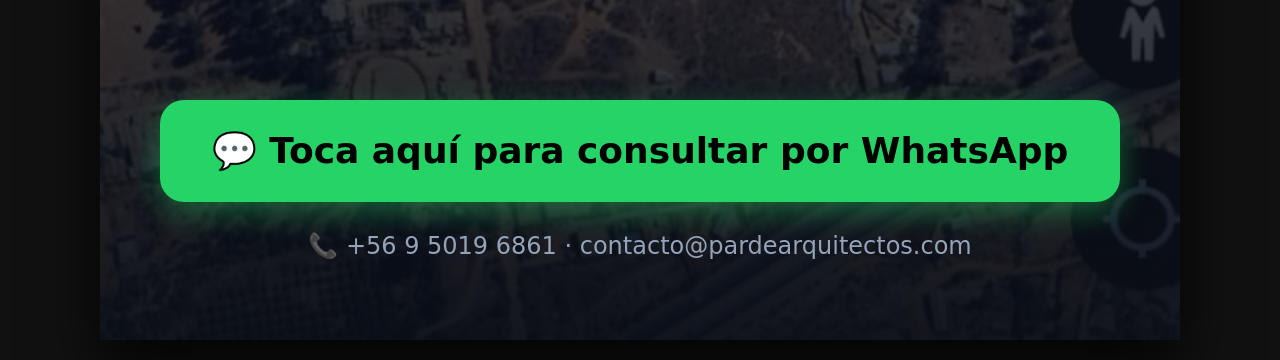
<file: material_grafico/afiche_9x16_espanol.html>
<!DOCTYPE html>
<html lang="es">
<head>
  <meta charset="UTF-8">
  <title>Afiche 9:16 Historia - Terreno Peñablanca</title>
  <style>
    * { box-sizing: border-box; margin: 0; padding: 0; font-family: 'Montserrat', 'Inter', system-ui, sans-serif; }
    body { display: flex; justify-content: center; align-items: center; background: #111; min-height: 100vh; padding: 20px; }
    .story-banner {
      width: 1080px; height: 1920px;
      position: relative;
      background: #090d16 url('../imagen_aerea_terreno.jpg') center/cover no-repeat;
      display: flex; flex-direction: column; justify-content: space-between;
      padding: 80px 60px; color: #fff; box-shadow: 0 30px 60px rgba(0,0,0,0.8);
      overflow: hidden;
    }
    .overlay {
      position: absolute; inset: 0;
      background: linear-gradient(180deg, rgba(9,13,22,0.9) 0%, rgba(9,13,22,0.5) 50%, rgba(9,13,22,0.95) 100%);
      z-index: 1;
    }
    .header, .body-content, .footer { position: relative; z-index: 2; }
    .top-badge {
      background: #ffb300; color: #000; font-size: 26px; font-weight: 900;
      padding: 14px 28px; border-radius: 50px; text-transform: uppercase; display: inline-block;
    }
    .logo { height: 75px; margin-top: 40px; }
    .main-title { font-size: 68px; font-weight: 900; line-height: 1.15; margin-top: 30px; text-transform: uppercase; }
    .green-text { color: #00e676; }
    .sub-title { font-size: 34px; color: #cbd5e1; margin-top: 20px; font-weight: 500; }
    .price-box {
      background: rgba(15, 23, 42, 0.95); border: 4px solid #00e676;
      border-radius: 30px; padding: 40px; margin-top: 60px; text-align: center;
      box-shadow: 0 20px 40px rgba(0,0,0,0.6);
    }
    .price-label { font-size: 26px; color: #94a3b8; text-transform: uppercase; font-weight: 700; }
    .price-main { font-size: 85px; font-weight: 900; color: #00e676; margin: 15px 0; }
    .price-strike { font-size: 32px; color: #f87171; text-decoration: line-through; font-weight: 700; }
    .tag-discount {
      display: inline-block; background: #00e676; color: #000;
      font-size: 24px; font-weight: 900; padding: 8px 20px; border-radius: 12px; margin-top: 15px;
    }
    .features-list { margin-top: 60px; display: flex; flex-direction: column; gap: 24px; }
    .feat-item {
      background: rgba(255,255,255,0.08); border: 1px solid rgba(255,255,255,0.15);
      border-radius: 20px; padding: 24px 30px; font-size: 30px; font-weight: 700;
      display: flex; align-items: center; gap: 20px; backdrop-filter: blur(10px);
    }
    .cta-btn {
      background: #25D366; color: #000; font-size: 36px; font-weight: 900;
      padding: 30px; border-radius: 24px; text-align: center; margin-top: 60px;
      display: block; text-decoration: none; box-shadow: 0 10px 30px rgba(37,211,102,0.4);
    }
    .footer-text { text-align: center; font-size: 24px; color: #94a3b8; margin-top: 30px; }
  </style>
</head>
<body>
  <div class="story-banner">
    <div class="overlay"></div>

    <div class="header">
      <span class="top-badge">🔥 Venta Directa Oportunidad</span><br>
      <img src="../img/logo_horizontal_white.png" alt="Parde Arquitectos" class="logo">
      
      <h1 class="main-title">Terreno Urbano en <span class="green-text">Peñablanca</span></h1>
      <p class="sub-title">20.396 m² para condominios de casas o edificios</p>

      <div class="price-box">
        <div class="price-label">Precio de Liquidación:</div>
        <div class="price-main">$800.000.000</div>
        <div class="price-strike">Tasación Comercial: $1.767 Millones</div>
        <div><span class="tag-discount">¡55% DESCUENTO REAL!</span></div>
      </div>
    </div>

    <div class="body-content">
      <div class="features-list">
        <div class="feat-item">📐 <span>20.396 m² Superficie Total</span></div>
        <div class="feat-item">💧 <span>Factibilidad ESVAL Agua Aprobada</span></div>
        <div class="feat-item">📋 <span>Papeles al Día sin Hipotecas</span></div>
      </div>
    </div>

    <div class="footer">
      <a href="https://wa.me/56950196861" class="cta-btn">
        💬 Toca aquí para consultar por WhatsApp
      </a>
      <div class="footer-text">
        📞 +56 9 5019 6861 · contacto@pardearquitectos.com
      </div>
    </div>
  </div>
</body>
</html>
</file>
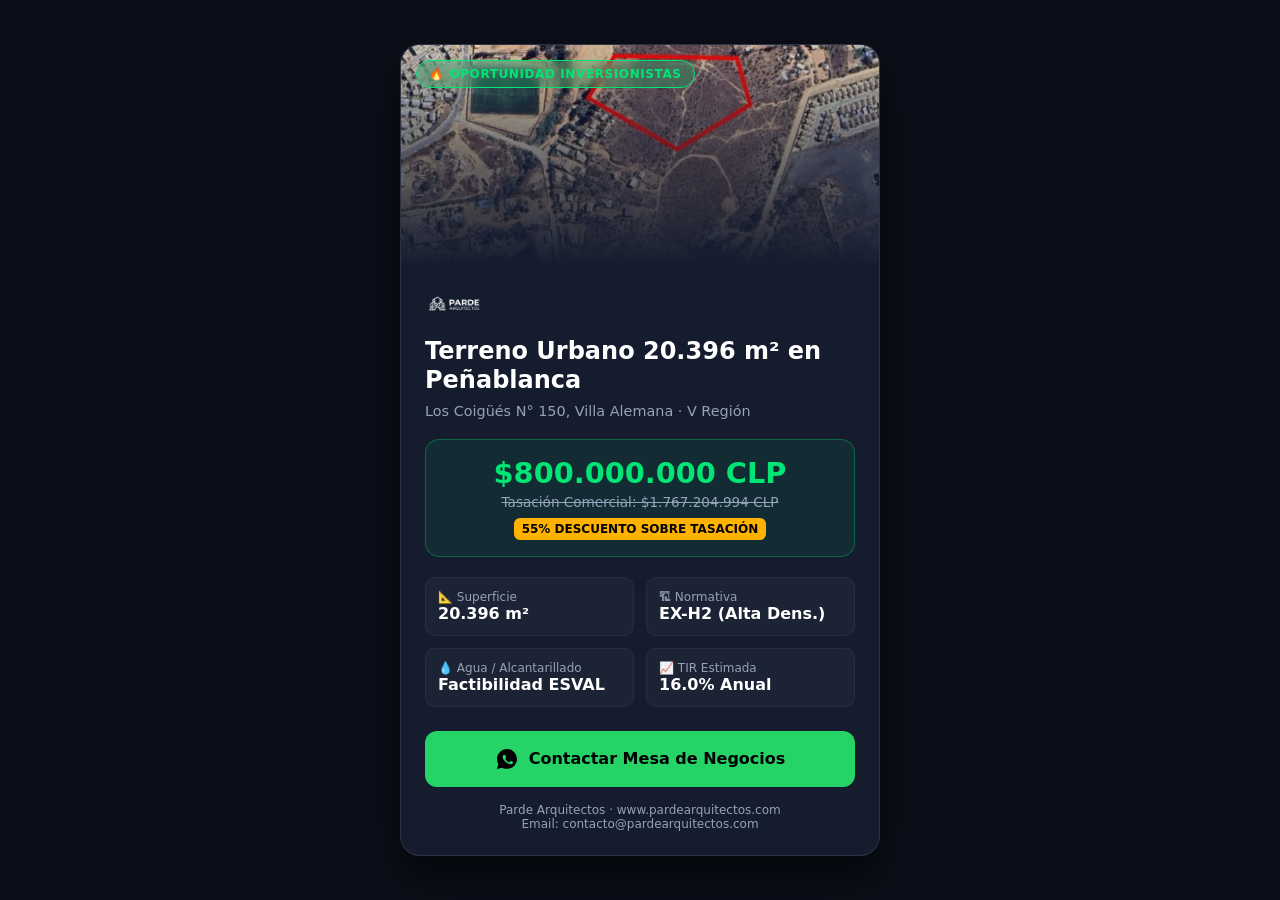
<file: material_grafico/tarjeta_whatsapp_ejecutiva.html>
<!DOCTYPE html>
<html lang="es">
<head>
  <meta charset="UTF-8">
  <meta name="viewport" content="width=device-width, initial-scale=1.0">
  <title>Oportunidad Inmobiliaria Peñablanca - Parde Arquitectos</title>
  <style>
    :root {
      --bg: #0b0f19;
      --card: #151c2e;
      --accent: #00e676;
      --gold: #ffb300;
      --text: #f0f4f8;
      --text-sub: #94a3b8;
    }
    * { box-sizing: border-box; margin: 0; padding: 0; font-family: 'Segoe UI', system-ui, -apple-system, sans-serif; }
    body { background: var(--bg); color: var(--text); padding: 20px; display: flex; justify-content: center; align-items: center; min-height: 100vh; }
    .card { background: var(--card); border: 1px solid rgba(255,255,255,0.1); border-radius: 20px; width: 100%; max-width: 480px; overflow: hidden; box-shadow: 0 20px 40px rgba(0,0,0,0.6); }
    .header-img { position: relative; height: 220px; background: url('../imagen_aerea_terreno.jpg') center/cover; }
    .header-overlay { position: absolute; inset: 0; background: linear-gradient(to top, var(--card), transparent); }
    .badge { position: absolute; top: 15px; left: 15px; background: rgba(0,230,118,0.2); border: 1px solid var(--accent); color: var(--accent); font-size: 0.75rem; font-weight: 700; padding: 6px 12px; border-radius: 20px; text-transform: uppercase; letter-spacing: 0.05em; backdrop-filter: blur(8px); }
    .content { padding: 24px; }
    .logo { height: 32px; margin-bottom: 12px; }
    h1 { font-size: 1.5rem; font-weight: 800; line-height: 1.2; margin-bottom: 8px; color: #fff; }
    .subtitle { color: var(--text-sub); font-size: 0.9rem; margin-bottom: 20px; }
    .price-box { background: rgba(0,230,118,0.08); border: 1px solid rgba(0,230,118,0.3); border-radius: 14px; padding: 16px; margin-bottom: 20px; text-align: center; }
    .price-val { font-size: 1.8rem; font-weight: 900; color: var(--accent); }
    .price-sub { font-size: 0.85rem; color: var(--text-sub); text-decoration: line-through; margin-top: 4px; }
    .price-tag { display: inline-block; background: var(--gold); color: #000; font-size: 0.75rem; font-weight: 800; padding: 4px 8px; border-radius: 6px; margin-top: 8px; }
    .specs { display: grid; grid-template-columns: 1fr 1fr; gap: 12px; margin-bottom: 24px; }
    .spec-item { background: rgba(255,255,255,0.03); border: 1px solid rgba(255,255,255,0.05); padding: 12px; border-radius: 10px; }
    .spec-label { font-size: 0.75rem; color: var(--text-sub); display: block; }
    .spec-val { font-size: 1rem; font-weight: 700; color: #fff; margin-top: 2px; }
    .btn-wa { display: flex; align-items: center; justify-content: center; gap: 10px; background: #25D366; color: #000; font-weight: 800; font-size: 1rem; text-decoration: none; padding: 16px; border-radius: 12px; transition: transform 0.2s; }
    .btn-wa:hover { transform: translateY(-2px); }
    .footer-note { text-align: center; font-size: 0.75rem; color: var(--text-sub); margin-top: 16px; }
  </style>
</head>
<body>
  <div class="card">
    <div class="header-img">
      <div class="header-overlay"></div>
      <div class="badge">🔥 Oportunidad Inversionistas</div>
    </div>
    <div class="content">
      <img src="../img/logo_horizontal_white.png" alt="Parde Arquitectos" class="logo" />
      <h1>Terreno Urbano 20.396 m² en Peñablanca</h1>
      <p class="subtitle">Los Coigüés N° 150, Villa Alemana · V Región</p>

      <div class="price-box">
        <div class="price-val">$800.000.000 CLP</div>
        <div class="price-sub">Tasación Comercial: $1.767.204.994 CLP</div>
        <div class="price-tag">55% DESCUENTO SOBRE TASACIÓN</div>
      </div>

      <div class="specs">
        <div class="spec-item">
          <span class="spec-label">📐 Superficie</span>
          <span class="spec-val">20.396 m²</span>
        </div>
        <div class="spec-item">
          <span class="spec-label">🏗 Normativa</span>
          <span class="spec-val">EX-H2 (Alta Dens.)</span>
        </div>
        <div class="spec-item">
          <span class="spec-label">💧 Agua / Alcantarillado</span>
          <span class="spec-val">Factibilidad ESVAL</span>
        </div>
        <div class="spec-item">
          <span class="spec-label">📈 TIR Estimada</span>
          <span class="spec-val">16.0% Anual</span>
        </div>
      </div>

      <a href="https://wa.me/56950196861?text=Hola,%20quisiera%20solicitar%20la%20carpeta%20t%C3%A9cnica%20del%20terreno%20de%20Pe%C3%B1ablanca." target="_blank" class="btn-wa">
        <svg width="24" height="24" viewBox="0 0 24 24" fill="currentColor"><path d="M12.012 2c-5.506 0-9.989 4.478-9.99 9.984a9.96 9.96 0 0 0 1.333 4.982L2 22l5.233-1.371a9.936 9.936 0 0 0 4.779 1.218h.004c5.506 0 9.99-4.478 9.99-9.985A9.988 9.988 0 0 0 12.012 2zm5.795 13.916c-.253.708-1.248 1.31-1.724 1.393-.476.084-1.071.12-3.076-.71-2.562-1.06-4.215-3.66-4.342-3.83-.127-.17-1.018-1.347-1.018-2.57 0-1.222.634-1.823.887-2.077.254-.254.555-.317.74-.317.185 0 .37.002.53.01.17.007.4.064.613.568.223.53.762 1.854.825 1.983.064.127.106.275.02.444-.084.17-.127.275-.254.423-.127.15-.268.334-.38.45-.127.127-.26.265-.112.52.148.254.66 1.08 1.417 1.753.978.87 1.798 1.14 2.053 1.267.254.127.4-.106.55-.275.148-.17.635-.74.804-1 .17-.253.338-.21.57-.127.234.085 1.482.698 1.736.825.254.127.423.19.486.3.064.106.064.614-.19 1.322z"/></svg>
        Contactar Mesa de Negocios
      </a>

      <div class="footer-note">
        Parde Arquitectos · www.pardearquitectos.com<br>
        Email: contacto@pardearquitectos.com
      </div>
    </div>
  </div>
</body>
</html>
</file>
<file: style.css>
/* ============================================================
   DESIGN TOKENS (Inspirado en estética de Parde Arquitectos)
   ============================================================ */
:root {
  --primary: #8F632D;             /* Bronce dorado de mayor contraste */
  --primary-light: #B07E44;
  --primary-dark: #66461E;
  --accent: #1C1D1F;              /* Obsidian Deep */
  --bg-primary: #FAF8F5;          /* Alabastro cálido */
  --bg-secondary: #F2EFE9;        /* Piedra Natural / Lino */
  --bg-card: #FFFFFF;             /* Blanco puro */
  --text-primary: #111112;        /* Carbón profundo para títulos (contraste máximo) */
  --text-secondary: #3A3B3D;      /* Gris pizarra oscuro para texto general (mayor legibilidad) */
  --text-muted: #5C5E62;          /* Gris apagado con contraste aprobado */
  --border-color: #D3CBBF;        /* Borde con mayor definición */
  --border-hover: #8F632D;
  
  --shadow-sm: 0 4px 12px rgba(28, 29, 31, 0.03);
  --shadow-md: 0 10px 30px rgba(28, 29, 31, 0.05);
  --shadow-lg: 0 20px 40px rgba(28, 29, 31, 0.08);
  --radius: 12px;
  --radius-sm: 6px;
  --radius-lg: 20px;
  --transition: all 0.4s cubic-bezier(0.16, 1, 0.3, 1);
  --font-heading: 'Playfair Display', serif;
  --font-display: 'Outfit', sans-serif;
  --font-body: 'Plus Jakarta Sans', sans-serif;
}

/* ============================================================
   RESET & BASE
   ============================================================ */
*, *::before, *::after { box-sizing: border-box; margin: 0; padding: 0; }
html { scroll-behavior: smooth; }
body {
  font-family: var(--font-body);
  background: var(--bg-primary);
  color: var(--text-primary);
  line-height: 1.65;
  overflow-x: hidden;
  -webkit-font-smoothing: antialiased;
}
img { max-width: 100%; display: block; }
a { text-decoration: none; color: inherit; transition: var(--transition); }
ul { list-style: none; }
h1, h2, h3, h4, h5 { font-family: var(--font-heading); color: var(--text-primary); font-weight: 700; }

.container {
  max-width: 1200px;
  margin: 0 auto;
  padding: 0 24px;
}
.section {
  padding: 100px 0;
  border-bottom: 1px solid var(--border-color);
}

/* Custom Scrollbar */
::-webkit-scrollbar { width: 8px; }
::-webkit-scrollbar-track { background: var(--bg-primary); }
::-webkit-scrollbar-thumb { background: var(--border-color); border-radius: 4px; }
::-webkit-scrollbar-thumb:hover { background: var(--primary); }

/* ============================================================
   BUTTONS
   ============================================================ */
.btn-primary {
  display: inline-flex;
  align-items: center;
  gap: 10px;
  background: var(--accent);
  color: #fff !important;
  font-family: var(--font-display);
  font-weight: 600;
  font-size: 0.95rem;
  padding: 14px 28px;
  border-radius: var(--radius-sm);
  border: 1px solid var(--accent);
  cursor: pointer;
  transition: var(--transition);
}
.btn-primary:hover {
  background: var(--primary);
  border-color: var(--primary);
  transform: translateY(-2px);
  box-shadow: 0 10px 20px rgba(158, 118, 59, 0.15);
}
.btn-primary.btn-full { width: 100%; justify-content: center; }

.btn-ghost {
  display: inline-flex;
  align-items: center;
  gap: 8px;
  background: transparent;
  color: var(--text-primary);
  font-family: var(--font-display);
  font-weight: 500;
  font-size: 0.95rem;
  padding: 14px 28px;
  border-radius: var(--radius-sm);
  border: 1px solid var(--border-color);
  cursor: pointer;
  transition: var(--transition);
}
.btn-ghost:hover {
  background: rgba(28,29,31,0.03);
  border-color: var(--text-primary);
}

.btn-nav {
  background: var(--accent);
  color: #fff !important;
  font-weight: 600;
  padding: 10px 22px;
  border-radius: var(--radius-sm);
  transition: var(--transition);
  font-family: var(--font-display);
}
.btn-nav:hover {
  background: var(--primary);
  transform: translateY(-1px);
}

/* ============================================================
   NAVBAR
   ============================================================ */
.navbar {
  position: fixed;
  top: 0; left: 0; right: 0;
  z-index: 1000;
  background: rgba(250, 248, 245, 0.92);
  backdrop-filter: blur(12px);
  -webkit-backdrop-filter: blur(12px);
  border-bottom: 1px solid var(--border-color);
  transition: var(--transition);
  padding: 20px 0;
}
.navbar.scrolled {
  padding: 14px 0;
  box-shadow: var(--shadow-sm);
}
.nav-container {
  max-width: 1200px;
  margin: 0 auto;
  padding: 0 24px;
  display: flex;
  align-items: center;
  justify-content: space-between;
}
.nav-logo {
  display: flex;
  align-items: center;
  gap: 10px;
  font-family: var(--font-heading);
  font-size: 1.35rem;
  font-weight: 700;
  color: var(--text-primary);
  letter-spacing: 0.02em;
}
.nav-logo span {
  color: var(--primary);
  font-family: var(--font-display);
  font-weight: 400;
  font-size: 1rem;
}
.nav-links {
  display: flex;
  align-items: center;
  gap: 1.5rem;
}
.nav-links a {
  font-family: var(--font-display);
  font-size: 0.9rem;
  font-weight: 500;
  color: var(--text-secondary);
  padding: 6px 0;
  transition: var(--transition);
  position: relative;
}
.nav-links a:hover { color: var(--text-primary); }
.nav-links a::after {
  content: '';
  position: absolute;
  bottom: 0; left: 0;
  width: 0; height: 2px;
  background: var(--primary);
  transition: var(--transition);
}
.nav-links a:hover::after { width: 100%; }

.hamburger {
  display: none;
  flex-direction: column;
  gap: 5px;
  background: none;
  border: none;
  cursor: pointer;
  padding: 8px;
}
.hamburger span {
  display: block;
  width: 22px; height: 2px;
  background: var(--text-primary);
  transition: var(--transition);
}

/* ============================================================
   HERO (Split Layout)
   ============================================================ */
.hero {
  position: relative;
  min-height: 85vh;
  display: flex;
  align-items: center;
  background: var(--bg-primary);
  padding: 140px 0 80px 0;
  border-bottom: 1px solid var(--border-color);
}
.hero-container {
  display: grid;
  grid-template-columns: 1.2fr 1fr;
  gap: 60px;
  align-items: center;
  width: 100%;
}
.hero-split-left {
  text-align: left;
}
.hero-split-right {
  display: flex;
  justify-content: center;
}
.hero-image-frame {
  position: relative;
  width: 100%;
  max-width: 460px;
  border-radius: var(--radius);
  overflow: hidden;
  box-shadow: var(--shadow-lg);
  border: 1px solid var(--border-color);
  background: var(--bg-secondary);
}
.hero-image-standalone {
  width: 100%;
  height: 380px;
  object-fit: cover;
  object-position: center;
  transition: var(--transition);
}
.hero-image-frame:hover .hero-image-standalone {
  transform: scale(1.03);
}
.hero-image-caption {
  position: absolute;
  bottom: 12px;
  left: 12px;
  right: 12px;
  background: rgba(250, 248, 245, 0.95);
  backdrop-filter: blur(8px);
  padding: 8px 16px;
  border-radius: var(--radius-sm);
  font-size: 0.78rem;
  font-family: var(--font-display);
  font-weight: 600;
  color: var(--text-primary);
  text-align: center;
  box-shadow: var(--shadow-sm);
}

.hero-badge {
  display: inline-flex;
  align-items: center;
  gap: 8px;
  background: var(--bg-secondary);
  border: 1px solid var(--border-color);
  color: var(--primary-dark);
  font-family: var(--font-display);
  font-size: 0.78rem;
  font-weight: 600;
  letter-spacing: 0.15em;
  text-transform: uppercase;
  padding: 8px 18px;
  border-radius: var(--radius-sm);
  margin-bottom: 28px;
  box-shadow: var(--shadow-sm);
}
.pulse-dot {
  width: 8px; height: 8px;
  background: var(--primary);
  border-radius: 50%;
  animation: pulseDot 2s ease-in-out infinite;
}
@keyframes pulseDot {
  0%, 100% { opacity: 1; box-shadow: 0 0 0 0 rgba(158,118,59,0.4); }
  50% { opacity: 0.8; box-shadow: 0 0 0 8px rgba(158,118,59,0); }
}
.hero-title {
  font-size: clamp(2.3rem, 5vw, 3.8rem);
  font-weight: 700;
  color: var(--text-primary);
  margin-bottom: 24px;
  letter-spacing: -0.02em;
  line-height: 1.15;
}
.gradient-text {
  color: var(--primary);
  font-style: italic;
}
.hero-subtitle {
  font-size: 1.1rem;
  color: var(--text-secondary);
  margin-bottom: 40px;
  max-width: 580px;
  font-family: var(--font-body);
}
.hero-stats {
  display: flex;
  align-items: center;
  justify-content: flex-start;
  background: var(--bg-secondary);
  border: 1px solid var(--border-color);
  border-radius: var(--radius);
  padding: 20px 24px;
  margin-bottom: 36px;
  box-shadow: var(--shadow-sm);
  width: fit-content;
  gap: 12px;
}
.stat-card {
  display: flex;
  flex-direction: column;
  align-items: flex-start;
  gap: 2px;
  padding: 0 16px;
}
.stat-card:first-child {
  padding-left: 0;
}
.stat-value {
  font-family: var(--font-display);
  font-size: 1.4rem;
  font-weight: 700;
  color: var(--text-primary);
}
.stat-label {
  font-size: 0.72rem;
  color: var(--text-muted);
  text-transform: uppercase;
  letter-spacing: 0.1em;
  font-weight: 600;
}
.stat-divider {
  width: 1px;
  height: 35px;
  background: var(--border-color);
}
.hero-actions {
  display: flex;
  align-items: center;
  justify-content: flex-start;
  gap: 16px;
  flex-wrap: wrap;
}

/* ============================================================
   PRICE BANNER
   ============================================================ */
.price-banner {
  background: var(--bg-secondary);
  padding: 40px 0;
  border-bottom: 1px solid var(--border-color);
}
.price-inner {
  display: flex;
  align-items: center;
  justify-content: space-between;
  gap: 24px;
  flex-wrap: wrap;
}
.price-tag-label {
  font-size: 0.8rem;
  text-transform: uppercase;
  letter-spacing: 0.15em;
  color: var(--primary);
  font-weight: 700;
  margin-bottom: 8px;
}
.price-main {
  display: flex;
  align-items: baseline;
  gap: 16px;
  flex-wrap: wrap;
}
.price-uf {
  font-family: var(--font-display);
  font-size: 2.5rem;
  font-weight: 700;
  color: var(--text-primary);
}
.price-clp {
  font-size: 1.15rem;
  color: var(--text-secondary);
}
.price-unit {
  font-size: 0.9rem;
  color: var(--text-muted);
}

/* ============================================================
   SECTION HEADER
   ============================================================ */
.section-header {
  text-align: center;
  margin-bottom: 60px;
}
.section-tag {
  display: inline-block;
  color: var(--primary);
  font-family: var(--font-display);
  font-size: 0.78rem;
  font-weight: 600;
  letter-spacing: 0.2em;
  text-transform: uppercase;
  margin-bottom: 12px;
}
.section-title {
  font-size: clamp(2rem, 4vw, 2.75rem);
  color: var(--text-primary);
  margin-bottom: 16px;
}
.section-subtitle {
  font-size: 1rem;
  color: var(--text-secondary);
  max-width: 580px;
  margin: 0 auto;
}

/* ============================================================
   FEATURES GRID
   ============================================================ */
.caracteristicas { background: var(--bg-primary); }
.features-grid {
  display: grid;
  grid-template-columns: repeat(3, 1fr);
  gap: 24px;
}
.feature-card {
  background: var(--bg-card);
  border: 1px solid var(--border-color);
  border-radius: var(--radius);
  padding: 32px 28px;
  transition: var(--transition);
  box-shadow: var(--shadow-sm);
}
.feature-card:hover {
  border-color: var(--border-hover);
  transform: translateY(-4px);
  box-shadow: var(--shadow-lg);
}
.primary-card {
  grid-column: span 3;
  background: var(--bg-secondary);
  border-color: var(--border-color);
  display: flex;
  flex-direction: column;
  justify-content: center;
}
.feature-icon {
  font-size: 2.2rem;
  margin-bottom: 16px;
  color: var(--primary);
}
.feature-card h3 {
  font-family: var(--font-display);
  font-size: 0.8rem;
  font-weight: 700;
  text-transform: uppercase;
  letter-spacing: 0.1em;
  color: var(--text-muted);
  margin-bottom: 10px;
}
.feature-value {
  font-family: var(--font-heading);
  font-size: 1.65rem;
  font-weight: 700;
  color: var(--text-primary);
  margin-bottom: 10px;
}
.primary-card .feature-value { font-size: 2.2rem; color: var(--primary-dark); }
.feature-detail {
  font-size: 0.9rem;
  color: var(--text-secondary);
  line-height: 1.6;
}

/* ============================================================
   POTENCIAL
   ============================================================ */
.potencial {
  background: var(--bg-secondary);
}
.potencial-layout {
  display: grid;
  grid-template-columns: 1fr 1fr;
  gap: 48px;
  align-items: start;
}
.project-card {
  background: var(--bg-card);
  border: 1px solid var(--border-color);
  border-radius: var(--radius);
  padding: 40px;
  box-shadow: var(--shadow-md);
}
.project-card-title {
  font-size: 1.35rem;
  color: var(--text-primary);
  margin-bottom: 24px;
  padding-bottom: 16px;
  border-bottom: 1px solid var(--border-color);
}
.project-stats { display: flex; flex-direction: column; }
.proj-stat {
  display: flex;
  justify-content: space-between;
  align-items: center;
  padding: 16px 0;
  border-bottom: 1px solid var(--border-color);
}
.proj-stat:last-child { border-bottom: none; }
.proj-label { font-size: 0.9rem; color: var(--text-secondary); }
.proj-val {
  font-family: var(--font-display);
  font-weight: 600;
  font-size: 0.95rem;
  color: var(--text-primary);
}
.proj-val.highlight { color: var(--primary); font-size: 1.15rem; font-weight: 700; }
.proj-val.green { color: var(--primary-dark); font-weight: 700; }

.acc-item {
  display: flex;
  gap: 20px;
  align-items: flex-start;
  padding: 24px 0;
  border-bottom: 1px solid var(--border-color);
}
.acc-item:last-child { border-bottom: none; }
.acc-icon {
  font-size: 1.8rem;
  flex-shrink: 0;
  width: 48px; height: 48px;
  background: var(--bg-card);
  border: 1px solid var(--border-color);
  border-radius: var(--radius-sm);
  display: flex;
  align-items: center;
  justify-content: center;
}
.acc-item h4 {
  font-family: var(--font-display);
  font-size: 1rem;
  font-weight: 600;
  color: var(--text-primary);
  margin-bottom: 6px;
}
.acc-item p {
  font-size: 0.9rem;
  color: var(--text-secondary);
  line-height: 1.6;
}

/* ============================================================
   DOCUMENTOS
   ============================================================ */
.documentos { background: var(--bg-primary); }
.docs-grid {
  display: grid;
  grid-template-columns: repeat(3, 1fr);
  gap: 24px;
}
.doc-card {
  background: var(--bg-card);
  border: 1px solid var(--border-color);
  border-radius: var(--radius);
  padding: 32px 28px;
  transition: var(--transition);
  box-shadow: var(--shadow-sm);
}
.doc-card:hover {
  border-color: var(--border-hover);
  transform: translateY(-4px);
  box-shadow: var(--shadow-lg);
}
.doc-icon {
  font-size: 2rem;
  margin-bottom: 16px;
  color: var(--primary);
}
.doc-card h4 {
  font-family: var(--font-display);
  font-size: 1rem;
  font-weight: 600;
  color: var(--text-primary);
  margin-bottom: 10px;
}
.doc-card p {
  font-size: 0.88rem;
  color: var(--text-secondary);
  line-height: 1.6;
  margin-bottom: 20px;
}
.doc-badge {
  display: inline-block;
  font-size: 0.75rem;
  font-weight: 600;
  padding: 4px 12px;
  border-radius: var(--radius-sm);
  font-family: var(--font-display);
}
.doc-badge.ok {
  background: var(--bg-secondary);
  color: var(--primary-dark);
  border: 1px solid var(--border-color);
}

/* ============================================================
   GALERÍA / VISTA AÉREA
   ============================================================ */
.galeria { background: var(--bg-secondary); }
.aerial-frame {
  position: relative;
  border-radius: var(--radius);
  overflow: hidden;
  border: 1px solid var(--border-color);
  box-shadow: var(--shadow-md);
}
.aerial-img {
  width: 100%;
  max-height: 550px;
  object-fit: cover;
  object-position: center;
  transition: transform 0.8s ease;
}
.aerial-frame:hover .aerial-img {
  transform: scale(1.03);
}
.aerial-tag {
  position: absolute;
  bottom: 24px;
  left: 50%;
  transform: translateX(-50%);
  background: var(--bg-card);
  border: 1px solid var(--border-color);
  color: var(--text-primary);
  font-family: var(--font-display);
  font-size: 0.85rem;
  font-weight: 600;
  padding: 10px 24px;
  border-radius: var(--radius-sm);
  white-space: nowrap;
  box-shadow: var(--shadow-md);
}

/* ============================================================
   UBICACIÓN / MAPA
   ============================================================ */
.ubicacion { background: var(--bg-primary); }
.map-wrapper {
  display: grid;
  grid-template-columns: 1fr 340px;
  border-radius: var(--radius);
  overflow: hidden;
  border: 1px solid var(--border-color);
  box-shadow: var(--shadow-md);
}
.map-wrapper iframe {
  width: 100%;
  height: 450px;
  border: none;
  display: block;
}
.map-info {
  background: var(--bg-card);
  padding: 36px 30px;
  display: flex;
  flex-direction: column;
  gap: 24px;
}
.map-info-item {
  display: flex;
  gap: 16px;
  align-items: flex-start;
}
.map-icon {
  font-size: 1.3rem;
  flex-shrink: 0;
  color: var(--primary);
}
.map-info-item strong {
  display: block;
  font-family: var(--font-display);
  font-size: 0.8rem;
  font-weight: 700;
  color: var(--text-primary);
  text-transform: uppercase;
  letter-spacing: 0.05em;
  margin-bottom: 4px;
}
.map-info-item p {
  font-size: 0.88rem;
  color: var(--text-secondary);
  line-height: 1.6;
}

/* ============================================================
   CONTACTO
   ============================================================ */
.contacto {
  background: var(--bg-secondary);
}
.contacto-layout {
  display: grid;
  grid-template-columns: 1fr 1.1fr;
  gap: 60px;
  align-items: start;
}
.contacto-left .section-tag { margin-bottom: 12px; }
.contacto-left .section-title { text-align: left; margin-bottom: 20px; }
.contacto-desc {
  color: var(--text-secondary);
  margin-bottom: 32px;
  line-height: 1.7;
}
.contacto-highlights {
  display: flex;
  flex-direction: column;
  gap: 14px;
}
.ch-item {
  display: flex;
  align-items: center;
  gap: 12px;
  font-size: 0.95rem;
  color: var(--text-secondary);
}

.contact-form {
  background: var(--bg-card);
  border: 1px solid var(--border-color);
  border-radius: var(--radius);
  padding: 40px;
  display: flex;
  flex-direction: column;
  gap: 20px;
  box-shadow: var(--shadow-md);
}
.form-group {
  display: flex;
  flex-direction: column;
  gap: 8px;
}
.form-row {
  display: grid;
  grid-template-columns: 1fr 1fr;
  gap: 16px;
}
label {
  font-family: var(--font-display);
  font-size: 0.8rem;
  font-weight: 600;
  color: var(--text-primary);
  text-transform: uppercase;
  letter-spacing: 0.05em;
}
input, textarea, select {
  background: var(--bg-card);
  border: 1px solid var(--border-color);
  border-radius: var(--radius-sm);
  color: var(--text-primary);
  font-family: var(--font-body);
  font-size: 0.95rem;
  padding: 12px 16px;
  transition: var(--transition);
  outline: none;
  width: 100%;
}
input::placeholder, textarea::placeholder { color: var(--text-muted); }
input:focus, textarea:focus, select:focus {
  border-color: var(--primary);
  box-shadow: 0 0 0 3px rgba(143,99,45,0.15);
  background: var(--bg-card);
}
select option { background: var(--bg-card); color: var(--text-primary); }
textarea { resize: vertical; min-height: 100px; }
.form-disclaimer {
  font-size: 0.78rem;
  color: var(--text-secondary);
  text-align: center;
  line-height: 1.6;
}

.form-success {
  background: var(--bg-card);
  border: 1px solid var(--primary);
  border-radius: var(--radius);
  padding: 48px 36px;
  text-align: center;
  display: flex;
  flex-direction: column;
  align-items: center;
  gap: 16px;
  box-shadow: var(--shadow-md);
}
.form-success h3 {
  font-size: 1.5rem;
  color: var(--primary-dark);
}
.hidden { display: none !important; }

/* ============================================================
   FOOTER
   ============================================================ */
.footer {
  background: var(--accent);
  color: #fff;
  border-top: 1px solid var(--border-color);
  padding: 60px 0 40px;
}
.footer h1, .footer h2, .footer h3, .footer h4, .footer p {
  color: #fff;
}
.footer-top {
  display: flex;
  justify-content: space-between;
  align-items: flex-start;
  gap: 32px;
  margin-bottom: 40px;
  flex-wrap: wrap;
}
.footer-brand {
  display: flex;
  align-items: center;
  gap: 10px;
  font-family: var(--font-heading);
  font-size: 1.35rem;
  font-weight: 700;
}
.footer-brand span {
  font-family: var(--font-display);
  font-size: 1rem;
  font-weight: 400;
  opacity: 0.8;
}
.footer-info p, .footer-prop p {
  font-size: 0.85rem;
  opacity: 0.85;
  margin-bottom: 6px;
}
.footer-info strong { color: #fff; }
.footer-bottom {
  border-top: 1px solid rgba(255,255,255,0.1);
  padding-top: 30px;
  display: flex;
  justify-content: space-between;
  flex-wrap: wrap;
  gap: 16px;
  align-items: center;
}
.footer-bottom p {
  font-size: 0.78rem;
  opacity: 0.7;
}

/* ============================================================
   BOTONES E ENLACES DEL FOOTER (WWW.PARDEARQUITECTOS / LEGAL)
   ============================================================ */
.footer-links-caja {
  display: flex;
  gap: 12px;
  flex-wrap: wrap;
}
.btn-footer-link {
  display: inline-flex;
  align-items: center;
  gap: 8px;
  background: rgba(255,255,255,0.06);
  border: 1px solid rgba(255,255,255,0.15);
  color: #fff !important;
  font-family: var(--font-display);
  font-size: 0.8rem;
  font-weight: 500;
  padding: 8px 16px;
  border-radius: var(--radius-sm);
  transition: var(--transition);
}
.btn-footer-link:hover {
  background: #fff;
  color: #000 !important;
  border-color: #fff;
  transform: translateY(-2px);
}

/* ============================================================
   BOTÓN FLOTANTE DE WHATSAPP
   ============================================================ */
.whatsapp-float {
  position: fixed;
  bottom: 30px;
  right: 30px;
  background-color: #25d366;
  color: #fff;
  width: 60px;
  height: 60px;
  border-radius: 50%;
  display: flex;
  align-items: center;
  justify-content: center;
  box-shadow: 0 4px 15px rgba(0, 0, 0, 0.2);
  z-index: 9999;
  transition: transform 0.3s ease, box-shadow 0.3s ease;
  animation: pulseWhatsApp 2s infinite;
}
.whatsapp-float:hover {
  transform: scale(1.1);
  box-shadow: 0 6px 20px rgba(37, 211, 102, 0.4);
}

@keyframes pulseWhatsApp {
  0% { box-shadow: 0 0 0 0 rgba(37, 211, 102, 0.5); }
  70% { box-shadow: 0 0 0 12px rgba(37, 211, 102, 0); }
  100% { box-shadow: 0 0 0 0 rgba(37, 211, 102, 0); }
}

/* ============================================================
   SCROLL ANIMATIONS
   ============================================================ */
.fade-in {
  opacity: 0;
  transform: translateY(20px);
  transition: opacity 0.8s cubic-bezier(0.16, 1, 0.3, 1), transform 0.8s cubic-bezier(0.16, 1, 0.3, 1);
}
.fade-in.visible {
  opacity: 1;
  transform: translateY(0);
}

/* ============================================================
   RESPONSIVE
   ============================================================ */
@media (max-width: 1024px) {
  .features-grid { grid-template-columns: repeat(2, 1fr); }
  .primary-card { grid-column: span 2; }
  .potencial-layout { grid-template-columns: 1fr; }
  .docs-grid { grid-template-columns: repeat(2, 1fr); }
  .map-wrapper { grid-template-columns: 1fr; }
  .map-wrapper iframe { height: 350px; }
  .contacto-layout { grid-template-columns: 1fr; gap: 40px; }
}

@media (max-width: 768px) {
  .section { padding: 80px 0; }
  .nav-links { display: none; flex-direction: column; position: absolute; top: 100%; left: 0; right: 0; background: var(--bg-primary); padding: 20px; gap: 8px; border-bottom: 1px solid var(--border-color); }
  .nav-links.open { display: flex; }
  .hamburger { display: flex; }
  .hero-stats { flex-direction: column; gap: 8px; }
  .stat-divider { width: 80%; height: 1px; }
  .features-grid { grid-template-columns: 1fr; }
  .primary-card { grid-column: span 1; }
  .docs-grid { grid-template-columns: 1fr; }
  .form-row { grid-template-columns: 1fr; }
  .price-inner { flex-direction: column; gap: 16px; text-align: center; }
  .price-main { justify-content: center; }
  .footer-top { flex-direction: column; }
  .footer-bottom { flex-direction: column; gap: 16px; text-align: center; }
  .whatsapp-float { bottom: 20px; right: 20px; width: 50px; height: 50px; }
  .whatsapp-float svg { width: 26px; height: 26px; }
}
</file>
